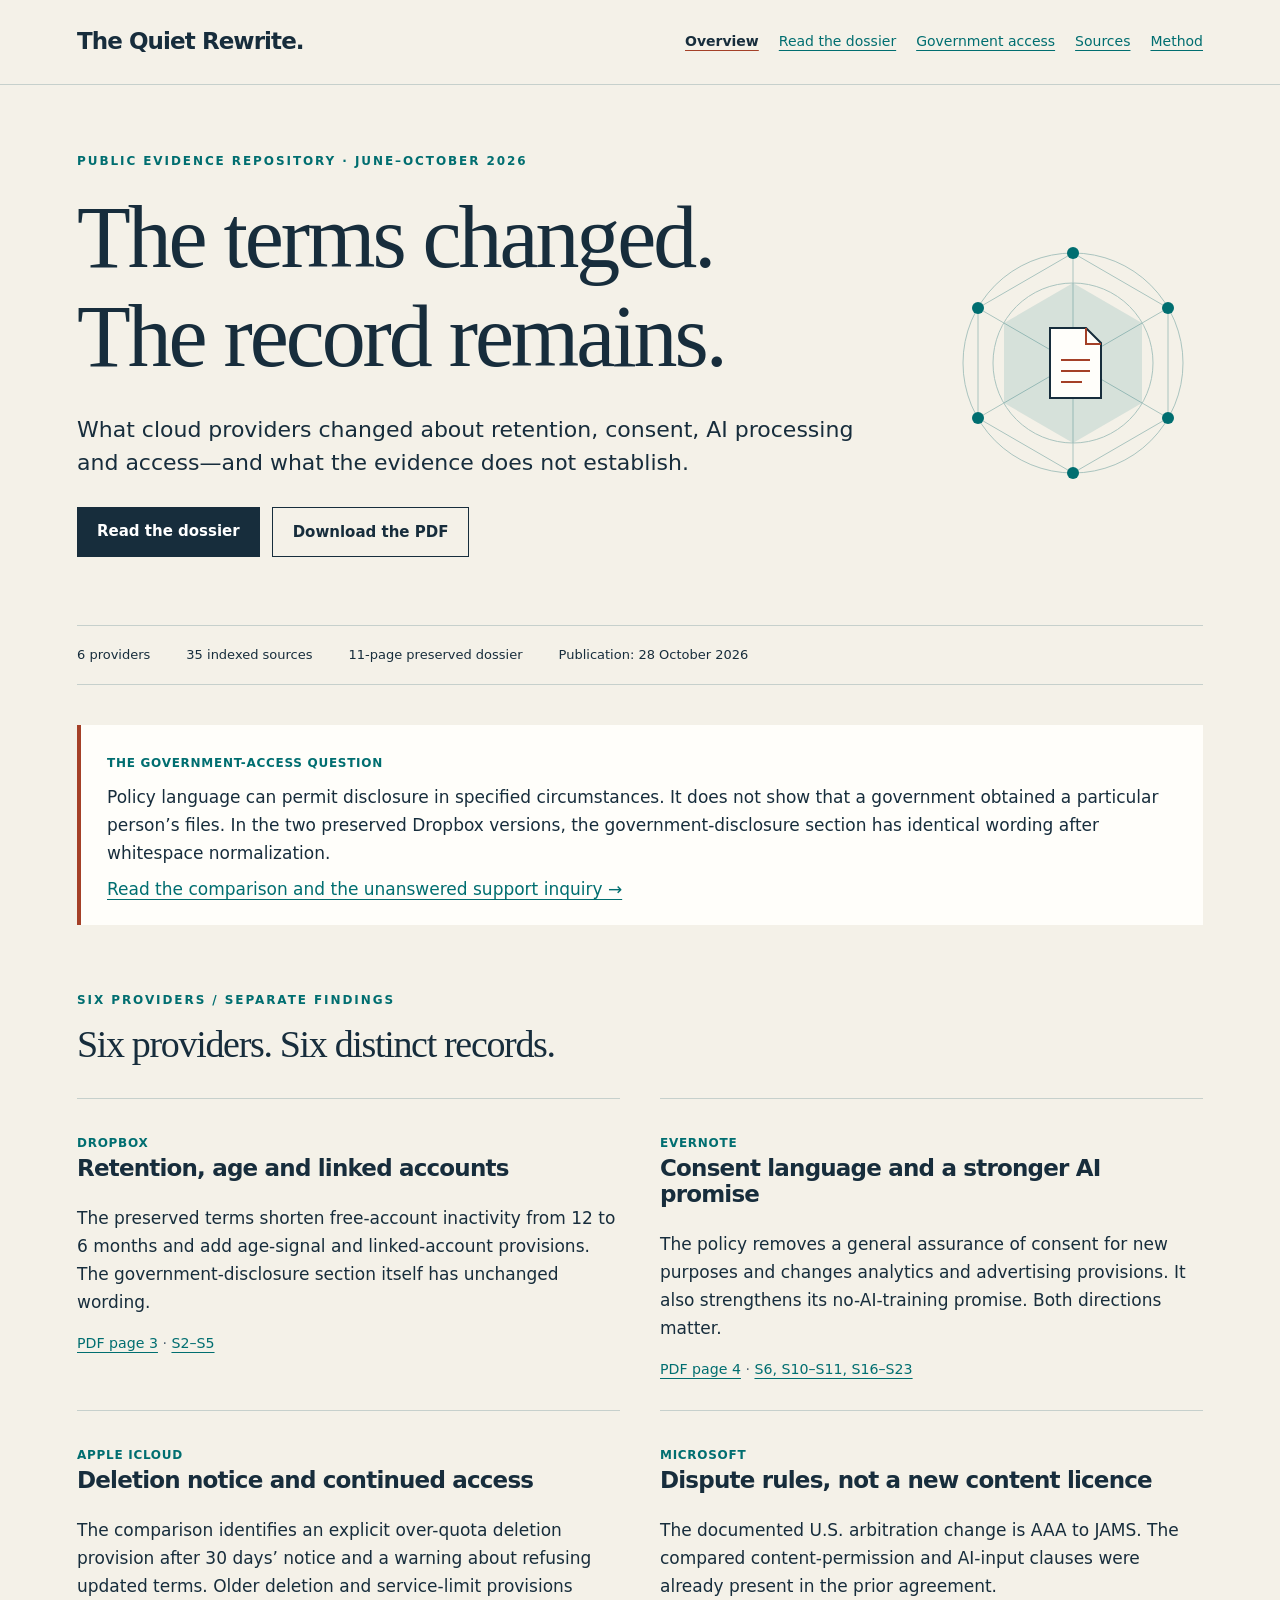
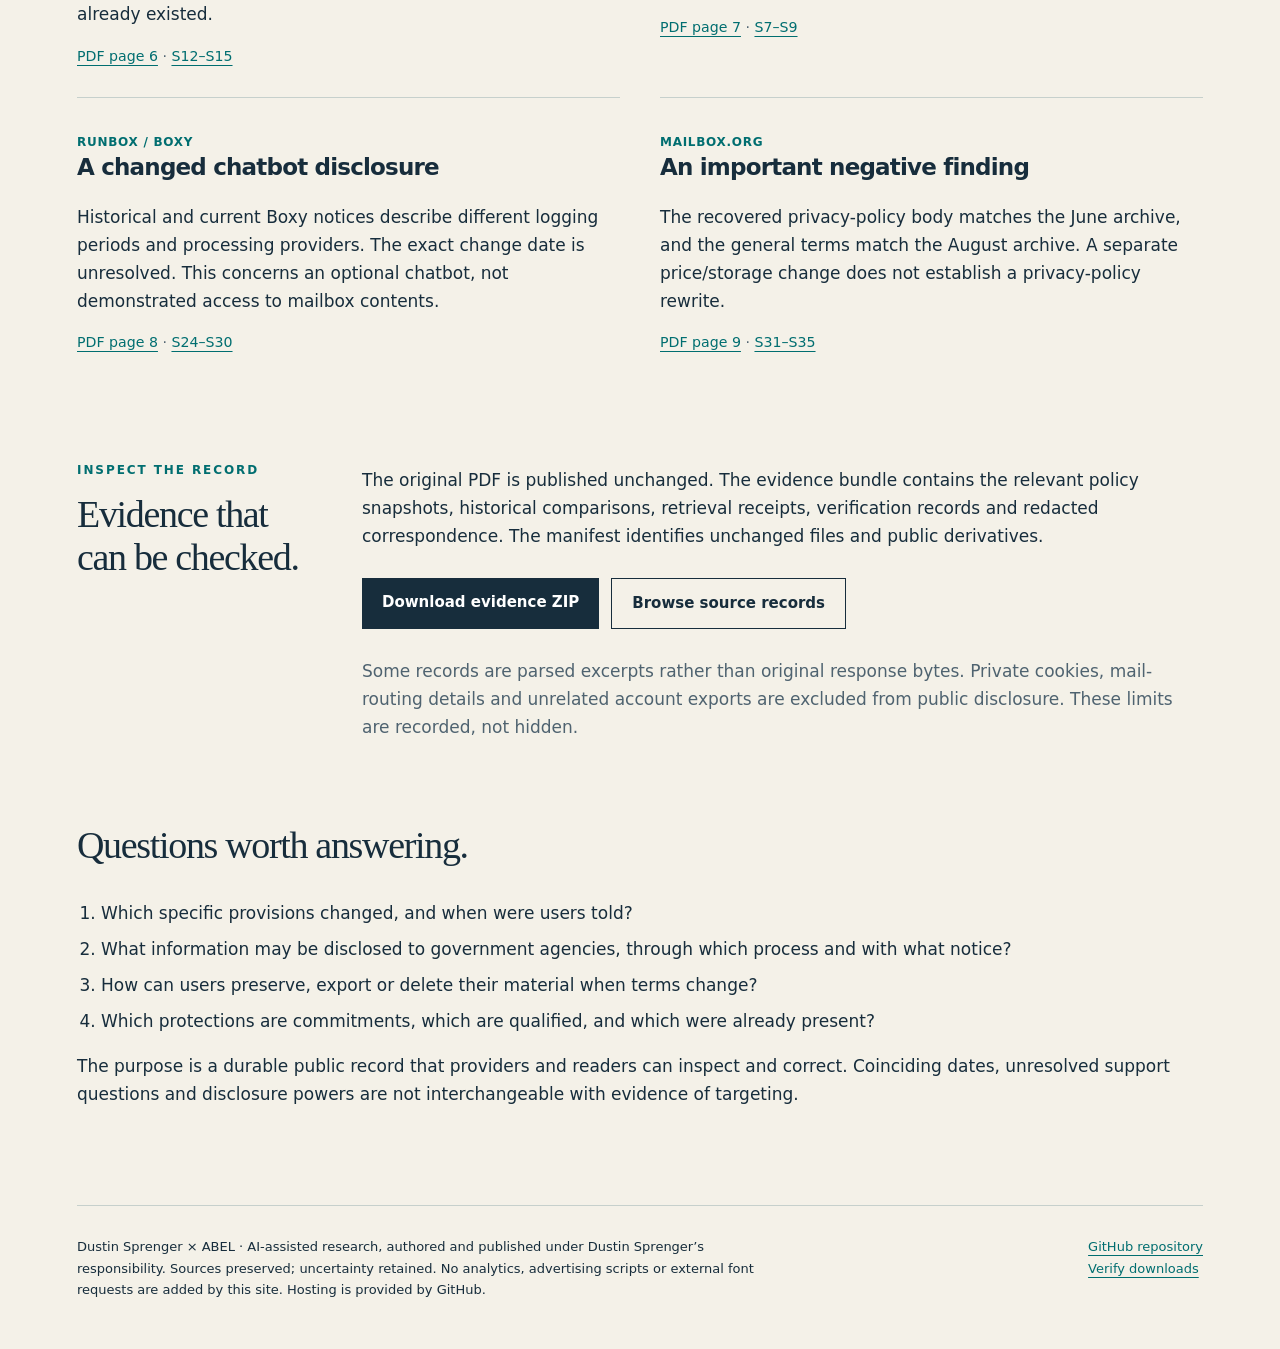
<file: index.html>
<!doctype html><html lang="en"><head><meta charset="utf-8"><meta name="viewport" content="width=device-width,initial-scale=1"><title>Cloud terms, government access and consent | The Quiet Rewrite</title><meta name="description" content="A source-backed comparison of Apple, Dropbox, Evernote, Microsoft, Runbox and mailbox.org terms and privacy changes, with an unchanged PDF and preserved evidence."><meta name="robots" content="index,follow,max-image-preview:large"><link rel="canonical" href="https://dustinsprenger.github.io/the-quiet-rewrite/"><meta property="og:title" content="Cloud terms, government access and consent"><meta property="og:description" content="A source-backed comparison of Apple, Dropbox, Evernote, Microsoft, Runbox and mailbox.org terms and privacy changes, with an unchanged PDF and preserved evidence."><meta property="og:type" content="article"><meta property="og:url" content="https://dustinsprenger.github.io/the-quiet-rewrite/"><meta property="og:image" content="https://dustinsprenger.github.io/the-quiet-rewrite/cover.png"><meta name="twitter:card" content="summary_large_image"><link rel="stylesheet" href="style.css"><script type="application/ld+json">{"@context": "https://schema.org", "@type": "Report", "name": "Cloud terms, government access and consent", "url": "https://dustinsprenger.github.io/the-quiet-rewrite/", "description": "A source-backed comparison of Apple, Dropbox, Evernote, Microsoft, Runbox and mailbox.org terms and privacy changes, with an unchanged PDF and preserved evidence.", "author": {"@type": "Person", "name": "Dustin Sprenger"}, "datePublished": "2026-10-28", "inLanguage": "en", "isAccessibleForFree": true, "associatedMedia": {"@type": "MediaObject", "contentUrl": "https://dustinsprenger.github.io/the-quiet-rewrite/dossier.pdf", "encodingFormat": "application/pdf"}}</script></head><body><a class="skip" href="#main">Skip to content</a><header><div class="bar"><a class="brand" href="./">The Quiet Rewrite<span aria-hidden="true">.</span></a><nav aria-label="Main navigation"><a href="index.html" aria-current="page">Overview</a><a href="report.html">Read the dossier</a><a href="dropbox.html">Government access</a><a href="sources.html">Sources</a><a href="methodology.html">Method</a></nav></div></header><main id="main"><section class="hero"><div><p class="eyebrow">Public evidence repository · June–October 2026</p><h1>The terms changed.<br>The record remains.</h1><p class="lead">What cloud providers changed about retention, consent, AI processing and access—and what the evidence does not establish.</p><div class="actions"><a class="button" href="report.html">Read the dossier</a><a class="button alt" href="dossier.pdf">Download the PDF</a></div></div><svg class="art" viewBox="0 0 260 320" role="img" aria-label="Six linked policy layers, with a preserved central record"><g fill="none" stroke="#aac4bf"><circle cx="130" cy="160" r="110"/><circle cx="130" cy="160" r="80"/><path d="M130 50 225 105 225 215 130 270 35 215 35 105Z"/><path d="M130 50 130 270 M35 105 225 215 M35 215 225 105"/></g><path d="M130 80 199 120 199 200 130 240 61 200 61 120Z" fill="#006e70" opacity=".12"/><g fill="#006e70"><circle cx="130" cy="50" r="6"/><circle cx="225" cy="105" r="6"/><circle cx="225" cy="215" r="6"/><circle cx="130" cy="270" r="6"/><circle cx="35" cy="215" r="6"/><circle cx="35" cy="105" r="6"/></g><path d="M107 125H143L158 140V195H107Z" fill="#fffefa" stroke="#172d3c" stroke-width="2"/><path d="M143 125V141H158 M118 157H147 M118 168H147 M118 179H139" fill="none" stroke="#a44027" stroke-width="2"/></svg></section><div class="strap"><span>6 providers</span><span>35 indexed sources</span><span>11-page preserved dossier</span><span>Publication: 28 October 2026</span></div><div class="notice"><span class="tag">The government-access question</span><p>Policy language can permit disclosure in specified circumstances. It does not show that a government obtained a particular person’s files. In the two preserved Dropbox versions, the government-disclosure section has identical wording after whitespace normalization.</p><a href="dropbox.html">Read the comparison and the unanswered support inquiry →</a></div><section class="section"><p class="eyebrow">Six providers / separate findings</p><h2>Six providers. Six distinct records.</h2><div class="grid"><article class="finding"><span class="tag">Dropbox</span><h3>Retention, age and linked accounts</h3><p>The preserved terms shorten free-account inactivity from 12 to 6 months and add age-signal and linked-account provisions. The government-disclosure section itself has unchanged wording.</p><small><a href="dossier.pdf#page=3">PDF page 3</a> · <a href="sources.html#S2">S2–S5</a></small></article><article class="finding"><span class="tag">Evernote</span><h3>Consent language and a stronger AI promise</h3><p>The policy removes a general assurance of consent for new purposes and changes analytics and advertising provisions. It also strengthens its no-AI-training promise. Both directions matter.</p><small><a href="dossier.pdf#page=4">PDF page 4</a> · <a href="sources.html#S10">S6, S10–S11, S16–S23</a></small></article><article class="finding"><span class="tag">Apple iCloud</span><h3>Deletion notice and continued access</h3><p>The comparison identifies an explicit over-quota deletion provision after 30 days’ notice and a warning about refusing updated terms. Older deletion and service-limit provisions already existed.</p><small><a href="dossier.pdf#page=6">PDF page 6</a> · <a href="sources.html#S12">S12–S15</a></small></article><article class="finding"><span class="tag">Microsoft</span><h3>Dispute rules, not a new content licence</h3><p>The documented U.S. arbitration change is AAA to JAMS. The compared content-permission and AI-input clauses were already present in the prior agreement.</p><small><a href="dossier.pdf#page=7">PDF page 7</a> · <a href="sources.html#S7">S7–S9</a></small></article><article class="finding"><span class="tag">Runbox / Boxy</span><h3>A changed chatbot disclosure</h3><p>Historical and current Boxy notices describe different logging periods and processing providers. The exact change date is unresolved. This concerns an optional chatbot, not demonstrated access to mailbox contents.</p><small><a href="dossier.pdf#page=8">PDF page 8</a> · <a href="sources.html#S24">S24–S30</a></small></article><article class="finding"><span class="tag">mailbox.org</span><h3>An important negative finding</h3><p>The recovered privacy-policy body matches the June archive, and the general terms match the August archive. A separate price/storage change does not establish a privacy-policy rewrite.</p><small><a href="dossier.pdf#page=9">PDF page 9</a> · <a href="sources.html#S31">S31–S35</a></small></article></div></section><section class="section split"><div><p class="eyebrow">Inspect the record</p><h2>Evidence that can be checked.</h2></div><div><p>The original PDF is published unchanged. The evidence bundle contains the relevant policy snapshots, historical comparisons, retrieval receipts, verification records and redacted correspondence. The manifest identifies unchanged files and public derivatives.</p><div class="actions"><a class="button" href="evidence.zip">Download evidence ZIP</a><a class="button alt" href="sources.html">Browse source records</a></div><p class="muted">Some records are parsed excerpts rather than original response bytes. Private cookies, mail-routing details and unrelated account exports are excluded from public disclosure. These limits are recorded, not hidden.</p></div></section><section class="section"><h2>Questions worth answering.</h2><ol><li>Which specific provisions changed, and when were users told?</li><li>What information may be disclosed to government agencies, through which process and with what notice?</li><li>How can users preserve, export or delete their material when terms change?</li><li>Which protections are commitments, which are qualified, and which were already present?</li></ol><p>The purpose is a durable public record that providers and readers can inspect and correct. Coinciding dates, unresolved support questions and disclosure powers are not interchangeable with evidence of targeting.</p></section></main><footer class="footer"><p>Dustin Sprenger × ABEL · AI-assisted research, authored and published under Dustin Sprenger’s responsibility. Sources preserved; uncertainty retained. No analytics, advertising scripts or external font requests are added by this site. Hosting is provided by GitHub.</p><div><a href="https://github.com/dustinsprenger/the-quiet-rewrite">GitHub repository</a><br><a href="SHA256SUMS.txt">Verify downloads</a></div></footer></body></html>
</file>
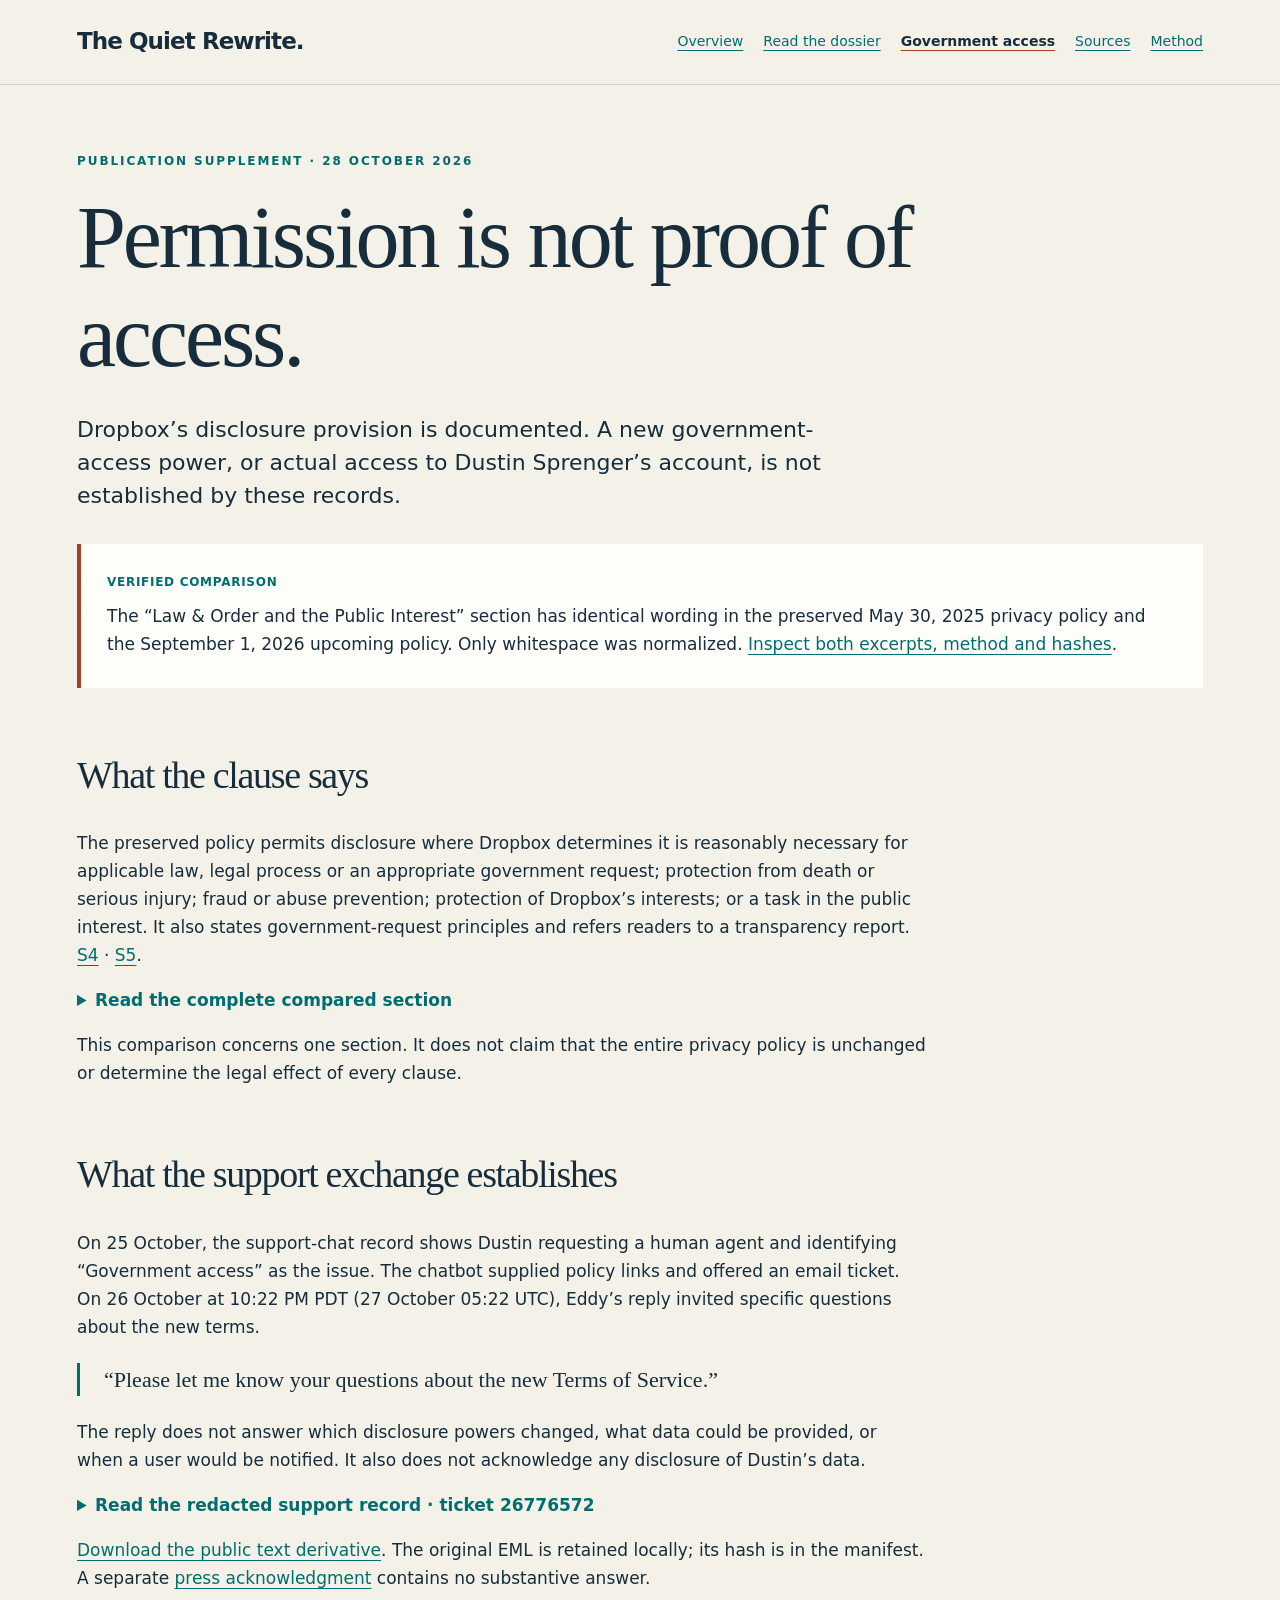
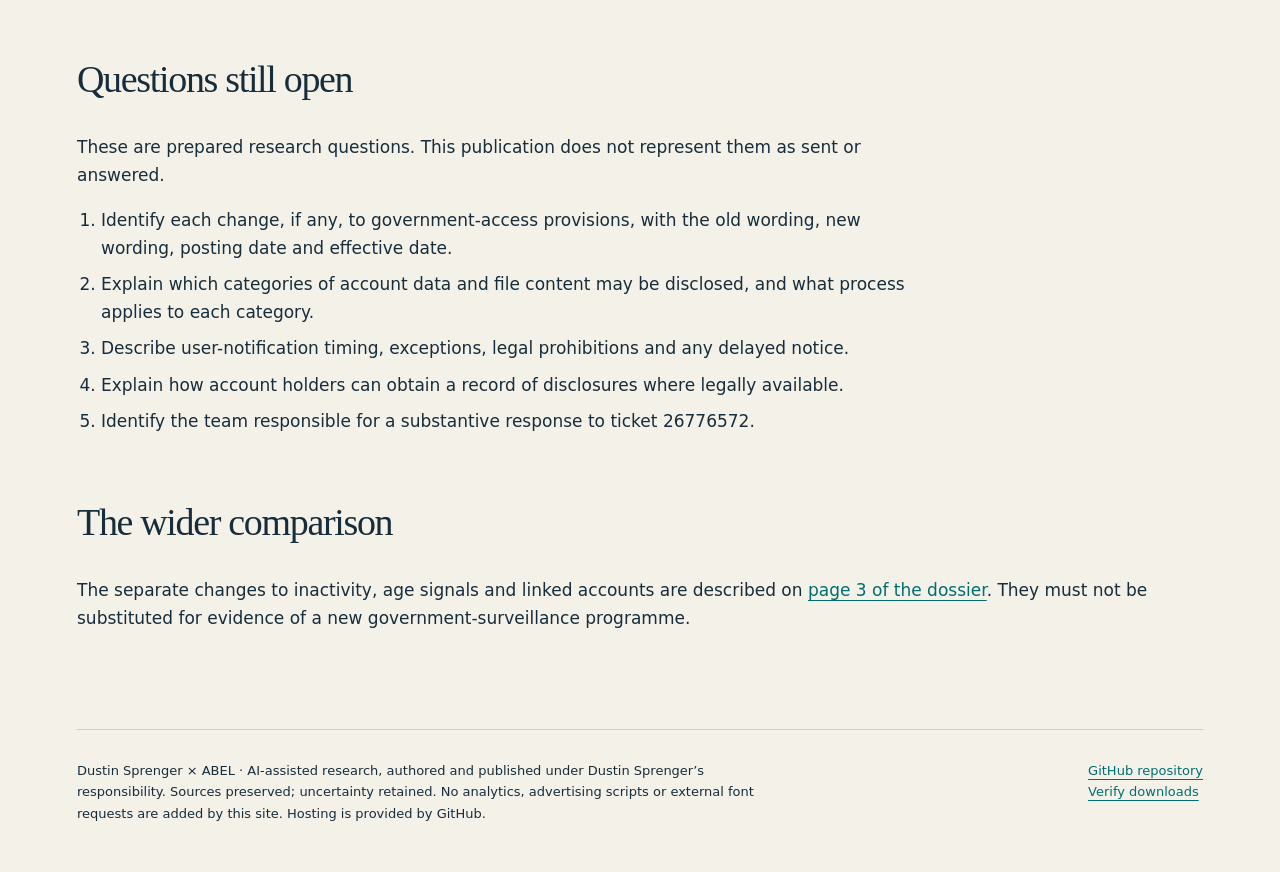
<file: dropbox.html>
<!doctype html><html lang="en"><head><meta charset="utf-8"><meta name="viewport" content="width=device-width,initial-scale=1"><title>Dropbox government access: the clause and the unanswered questions | The Quiet Rewrite</title><meta name="description" content="The preserved government-disclosure clause is unchanged. Read the comparison, support ticket 26776572 and the questions that remain unanswered."><meta name="robots" content="index,follow,max-image-preview:large"><link rel="canonical" href="https://dustinsprenger.github.io/the-quiet-rewrite/dropbox.html"><meta property="og:title" content="Dropbox government access: the clause and the unanswered questions"><meta property="og:description" content="The preserved government-disclosure clause is unchanged. Read the comparison, support ticket 26776572 and the questions that remain unanswered."><meta property="og:type" content="article"><meta property="og:url" content="https://dustinsprenger.github.io/the-quiet-rewrite/dropbox.html"><meta property="og:image" content="https://dustinsprenger.github.io/the-quiet-rewrite/cover.png"><meta name="twitter:card" content="summary_large_image"><link rel="stylesheet" href="style.css"><script type="application/ld+json">{"@context": "https://schema.org", "@type": "Report", "name": "Dropbox government access: the clause and the unanswered questions", "url": "https://dustinsprenger.github.io/the-quiet-rewrite/dropbox.html", "description": "The preserved government-disclosure clause is unchanged. Read the comparison, support ticket 26776572 and the questions that remain unanswered.", "author": {"@type": "Person", "name": "Dustin Sprenger"}, "datePublished": "2026-10-28", "inLanguage": "en", "isAccessibleForFree": true, "associatedMedia": {"@type": "MediaObject", "contentUrl": "https://dustinsprenger.github.io/the-quiet-rewrite/dossier.pdf", "encodingFormat": "application/pdf"}}</script></head><body><a class="skip" href="#main">Skip to content</a><header><div class="bar"><a class="brand" href="./">The Quiet Rewrite<span aria-hidden="true">.</span></a><nav aria-label="Main navigation"><a href="index.html">Overview</a><a href="report.html">Read the dossier</a><a href="dropbox.html" aria-current="page">Government access</a><a href="sources.html">Sources</a><a href="methodology.html">Method</a></nav></div></header><main id="main"><p class="eyebrow">Publication supplement · 28 October 2026</p><h1>Permission is not proof of access.</h1><p class="lead">Dropbox’s disclosure provision is documented. A new government-access power, or actual access to Dustin Sprenger’s account, is not established by these records.</p><div class="notice"><span class="tag">Verified comparison</span><p>The “Law &amp; Order and the Public Interest” section has identical wording in the preserved May 30, 2025 privacy policy and the September 1, 2026 upcoming policy. Only whitespace was normalized. <a href="dropbox-government-comparison.json">Inspect both excerpts, method and hashes</a>.</p></div><section class="section narrow"><h2>What the clause says</h2><p>The preserved policy permits disclosure where Dropbox determines it is reasonably necessary for applicable law, legal process or an appropriate government request; protection from death or serious injury; fraud or abuse prevention; protection of Dropbox’s interests; or a task in the public interest. It also states government-request principles and refers readers to a transparency report. <a href="sources.html#S4">S4</a> · <a href="sources.html#S5">S5</a>.</p><details><summary>Read the complete compared section</summary><pre>Law &amp; Order and the Public Interest. We may disclose your information to third parties if we determine that such disclosure is reasonably necessary to: (a) comply with any applicable law, regulation, legal process, or appropriate government request; (b) protect any person from death or serious bodily injury; (c) prevent fraud or abuse of Dropbox or our users; (d) protect Dropbox’s rights, property, safety, or interest; or (e) perform a task carried out in the public interest.
Stewardship of your data is critical to us and a responsibility that we embrace. We believe that your data should receive the same legal protections regardless of whether it’s stored on our Services or on your home computer’s hard drive. We’ll abide by the following Government Request Principles when receiving, scrutinizing, and responding to government requests (including national security requests) for your data:
Be transparent
Fight blanket requests
Protect all users, and
Provide trusted services.
We publish a Transparency Report as part of our commitment to informing you about when and how governments ask us for information. This report details the types and numbers of requests we receive from law enforcement. We encourage you to review our Government Request Principles and Transparency Report for more detailed information on our approach and response to government requests.</pre></details><p>This comparison concerns one section. It does not claim that the entire privacy policy is unchanged or determine the legal effect of every clause.</p></section><section class="section narrow"><h2>What the support exchange establishes</h2><p>On 25 October, the support-chat record shows Dustin requesting a human agent and identifying “Government access” as the issue. The chatbot supplied policy links and offered an email ticket. On 26 October at 10:22 PM PDT (27 October 05:22 UTC), Eddy’s reply invited specific questions about the new terms.</p><blockquote>“Please let me know your questions about the new Terms of Service.”</blockquote><p>The reply does not answer which disclosure powers changed, what data could be provided, or when a user would be notified. It also does not acknowledge any disclosure of Dustin’s data.</p><details><summary>Read the redacted support record · ticket 26776572</summary><pre>PUBLIC CORRESPONDENCE DERIVATIVE
Record: Dropbox support ticket 26776572; invitation to specify questions, not a substantive government-access answer
Date header: Tue, 27 Oct 2026 05:22:24 +0000
Subject: Support request from Dropbox chat
Original EML SHA-256: a3cc3f21f8297f061c56b5c12e96a36877e55a54970afa03ad2a0ca261aaa794

Transport headers and HTML/remote-image parts omitted. Private ticket URLs and mail-routing codes redacted where present. The original EML remains local and unchanged.

##- Please type your reply above this line -##

&lt;a href=&quot;[private support-portal link removed] #26776572: Support request from Dropbox chat&lt;/a&gt;

You can add a response by replying to this email. Please be sure to reply with the same email address that you used to originally contact us. 

You can also reply by logging in to your customer portal at [private support-portal link removed]

----------------------------------------------

Eddy, Oct 26, 2026, 10:22 PM PDT

Hi Dustin,

Thank you for reaching out to Dropbox Support. My name is Eddy, and I’ll be more than happy to help you with your request.

I understand that you need assistance with the Dropbox Terms of Service.

Let&#x27;s take a quick look into this.

Please let me know your questions about the new Terms of Service. We would be happy to help you with these.

I look forward to your response.

Kind Regards,
Eddy | Dropbox Support

----------------------------------------------

Dustin Sprenger, Oct 25, 2026, 9:15 AM PDT

[2026-10-25 16:13:53 UTC] assistant: Hi, I’m your Dropbox AI assistant. I can answer questions, help troubleshoot issues, and guide you through common support requests.

If additional support is needed, I can connect you with a Support Agent through live chat during your local business hours (Monday-Friday, 9:00 AM-5:00 PM) or help you submit an email support request.

What can I help you with today?
[2026-10-25 16:13:53 UTC] user: human agent
[2026-10-25 16:13:59 UTC] assistant: I can help get you to the right place, but I need a bit more about what’s going on first. What do you need help with in Dropbox?
[2026-10-25 16:14:33 UTC] user: New ToS
[2026-10-25 16:14:35 UTC] assistant: For questions about Dropbox Terms of Service amendments or contractual changes, I recommend reviewing our [Terms of Service](https://www.dropbox.com/terms) and [Privacy Policy](https://dropbox.com/privacy). While I can&#x27;t provide legal advice or interpretations about contract modifications, I&#x27;m happy to help you with questions about using Dropbox&#x27;s features and services.
[2026-10-25 16:14:44 UTC] user: I have, human agent
[2026-10-25 16:14:47 UTC] assistant: I’ll get you the right help, but I need a little more about the issue first. What part of the new Terms of Service are you trying to understand or resolve?
[2026-10-25 16:15:02 UTC] user: Government access
[2026-10-25 16:15:05 UTC] assistant: For questions about Dropbox Terms of Service amendments or contractual changes, I recommend reviewing our [Terms of Service](https://www.dropbox.com/terms) and [Privacy Policy](https://dropbox.com/privacy). While I can&#x27;t provide legal advice or interpretations about contract modifications, I&#x27;m happy to help you with questions about using Dropbox&#x27;s features and services.
[2026-10-25 16:15:10 UTC] user: HUMAN AGENT NOW
[2026-10-25 16:15:15 UTC] assistant: Live chat and phone support aren’t available for your account. I can get your request over to the support team by email instead. Would you like me to create a ticket for you?
[2026-10-25 16:15:20 UTC] user: yes

 
&lt;html&gt;
Please don&#x27;t share personally identifiable information in attachments. If you add recipients into the To or CC fields and continue this thread, you confirm that the added recipients are authorized to see replies and attachments, which may include confidential account information. This message may contain attachments. To view them and other support offerings, sign in to &lt;a href=&quot;[private support-portal link removed] Support&lt;/a&gt;. Dropbox may use AI to improve the support process. Learn more about how we use and protect your data in our &lt;a href=&quot;https://www.dropbox.com/privacy&quot;&gt;Privacy Policy&lt;/a&gt;.
&lt;/html&gt;

--------------------------------
This email is a service from Dropbox Support.









[private email-routing code removed]</pre></details><p><a href="dropbox-support-redacted.txt">Download the public text derivative</a>. The original EML is retained locally; its hash is in the manifest. A separate <a href="dropbox-press-acknowledgment-redacted.txt">press acknowledgment</a> contains no substantive answer.</p></section><section class="section narrow"><h2>Questions still open</h2><p>These are prepared research questions. This publication does not represent them as sent or answered.</p><ol><li>Identify each change, if any, to government-access provisions, with the old wording, new wording, posting date and effective date.</li><li>Explain which categories of account data and file content may be disclosed, and what process applies to each category.</li><li>Describe user-notification timing, exceptions, legal prohibitions and any delayed notice.</li><li>Explain how account holders can obtain a record of disclosures where legally available.</li><li>Identify the team responsible for a substantive response to ticket 26776572.</li></ol></section><section class="section"><h2>The wider comparison</h2><p>The separate changes to inactivity, age signals and linked accounts are described on <a href="dossier.pdf#page=3">page 3 of the dossier</a>. They must not be substituted for evidence of a new government-surveillance programme.</p></section></main><footer class="footer"><p>Dustin Sprenger × ABEL · AI-assisted research, authored and published under Dustin Sprenger’s responsibility. Sources preserved; uncertainty retained. No analytics, advertising scripts or external font requests are added by this site. Hosting is provided by GitHub.</p><div><a href="https://github.com/dustinsprenger/the-quiet-rewrite">GitHub repository</a><br><a href="SHA256SUMS.txt">Verify downloads</a></div></footer></body></html>
</file>
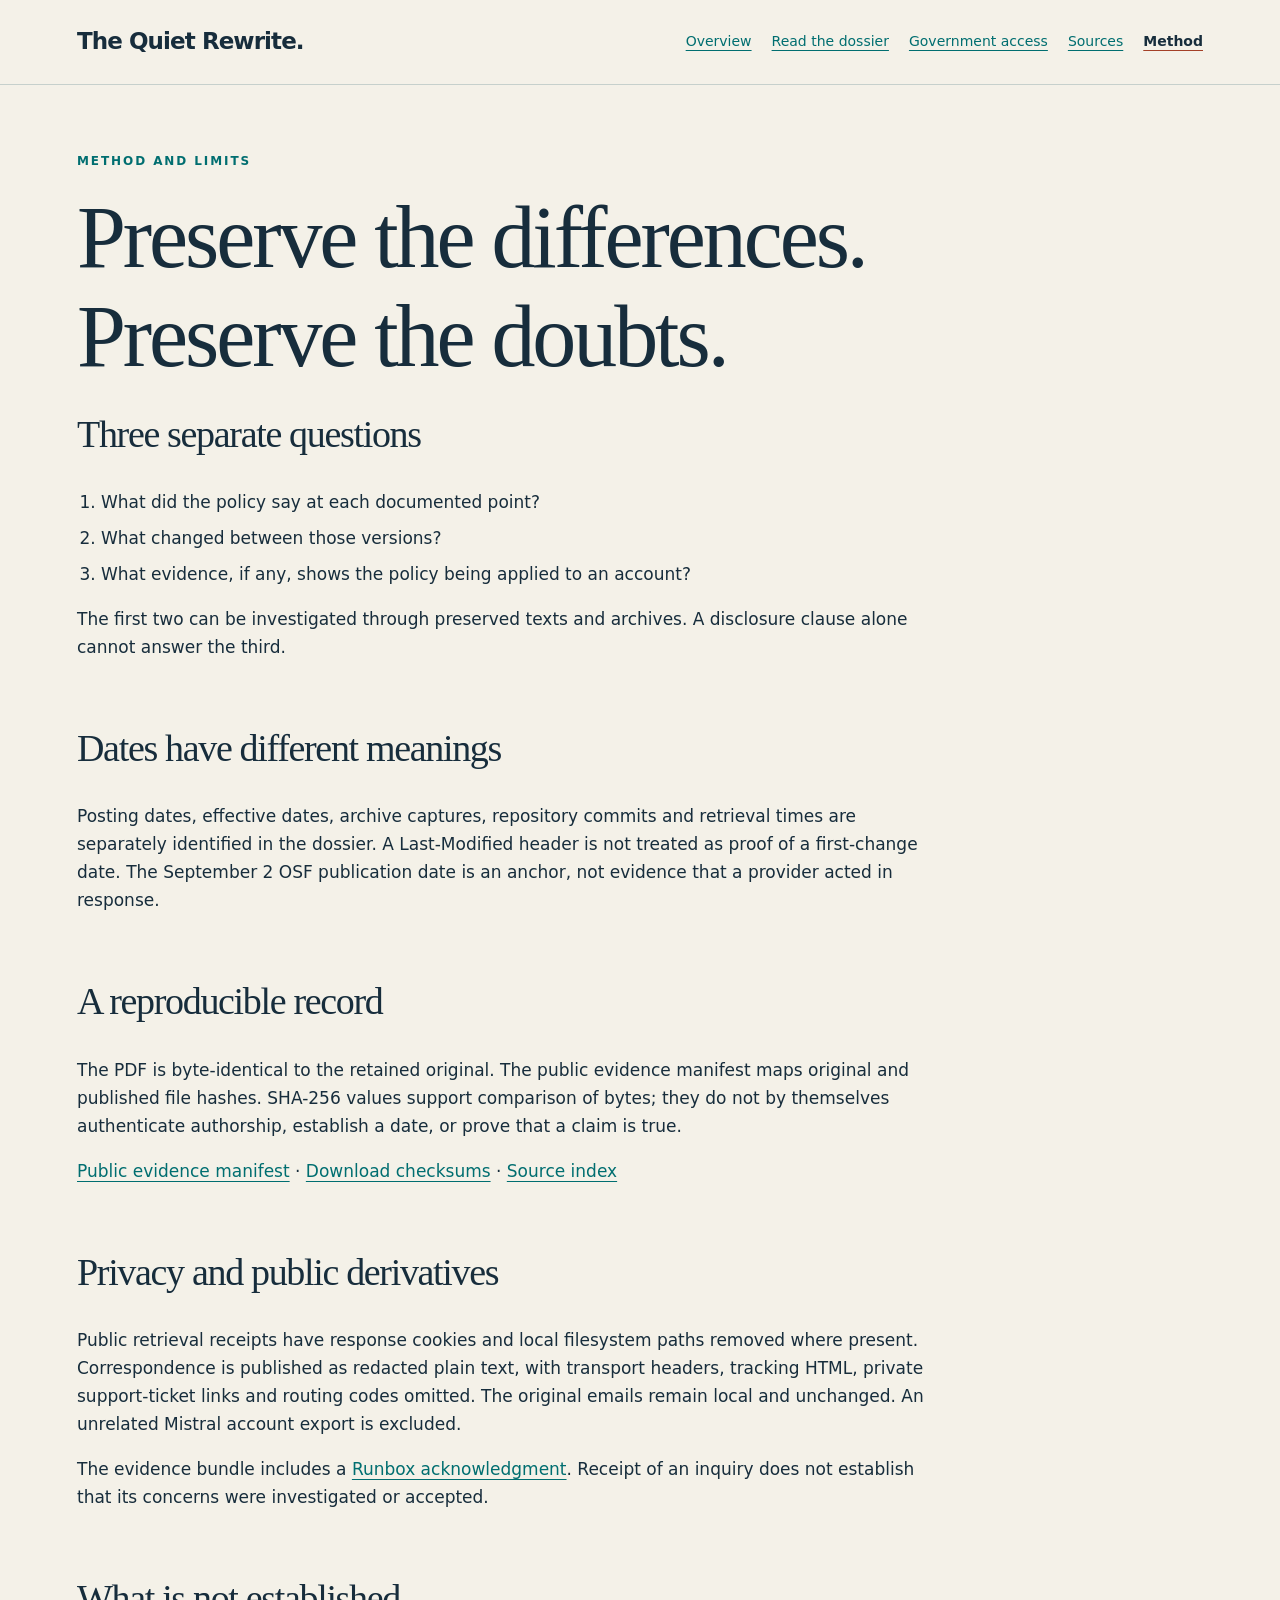
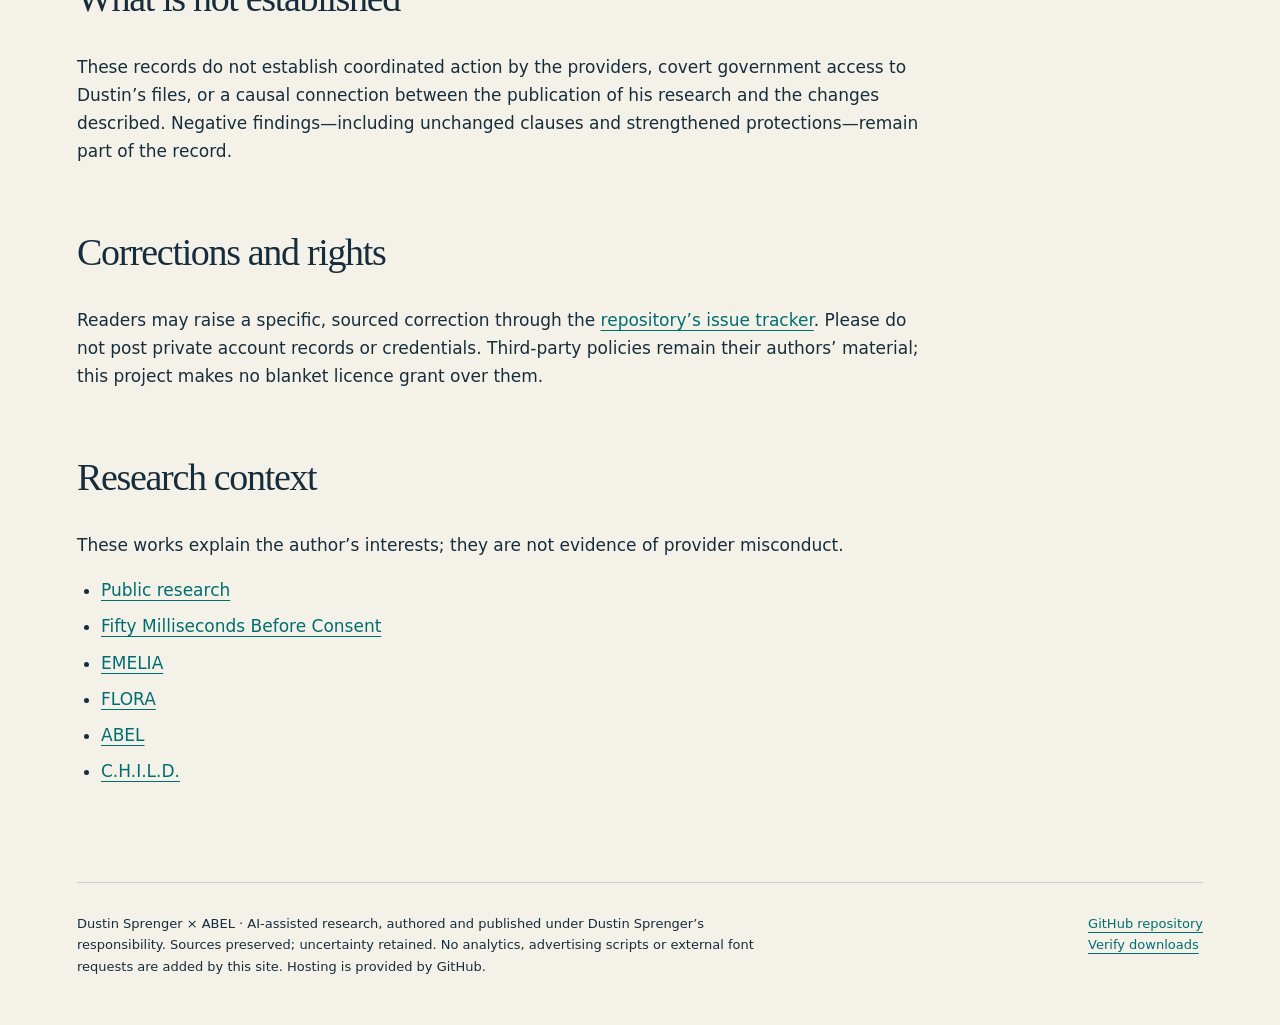
<file: methodology.html>
<!doctype html><html lang="en"><head><meta charset="utf-8"><meta name="viewport" content="width=device-width,initial-scale=1"><title>Preservation, redactions and limits | The Quiet Rewrite</title><meta name="description" content="How The Quiet Rewrite preserves originals, documents public derivatives and distinguishes verified changes from unresolved claims."><meta name="robots" content="index,follow,max-image-preview:large"><link rel="canonical" href="https://dustinsprenger.github.io/the-quiet-rewrite/methodology.html"><meta property="og:title" content="Preservation, redactions and limits"><meta property="og:description" content="How The Quiet Rewrite preserves originals, documents public derivatives and distinguishes verified changes from unresolved claims."><meta property="og:type" content="article"><meta property="og:url" content="https://dustinsprenger.github.io/the-quiet-rewrite/methodology.html"><meta property="og:image" content="https://dustinsprenger.github.io/the-quiet-rewrite/cover.png"><meta name="twitter:card" content="summary_large_image"><link rel="stylesheet" href="style.css"><script type="application/ld+json">{"@context": "https://schema.org", "@type": "Report", "name": "Preservation, redactions and limits", "url": "https://dustinsprenger.github.io/the-quiet-rewrite/methodology.html", "description": "How The Quiet Rewrite preserves originals, documents public derivatives and distinguishes verified changes from unresolved claims.", "author": {"@type": "Person", "name": "Dustin Sprenger"}, "datePublished": "2026-10-28", "inLanguage": "en", "isAccessibleForFree": true, "associatedMedia": {"@type": "MediaObject", "contentUrl": "https://dustinsprenger.github.io/the-quiet-rewrite/dossier.pdf", "encodingFormat": "application/pdf"}}</script></head><body><a class="skip" href="#main">Skip to content</a><header><div class="bar"><a class="brand" href="./">The Quiet Rewrite<span aria-hidden="true">.</span></a><nav aria-label="Main navigation"><a href="index.html">Overview</a><a href="report.html">Read the dossier</a><a href="dropbox.html">Government access</a><a href="sources.html">Sources</a><a href="methodology.html" aria-current="page">Method</a></nav></div></header><main id="main"><p class="eyebrow">Method and limits</p><h1>Preserve the differences.<br>Preserve the doubts.</h1><div class="narrow"><h2>Three separate questions</h2><ol><li>What did the policy say at each documented point?</li><li>What changed between those versions?</li><li>What evidence, if any, shows the policy being applied to an account?</li></ol><p>The first two can be investigated through preserved texts and archives. A disclosure clause alone cannot answer the third.</p><h2 class="section">Dates have different meanings</h2><p>Posting dates, effective dates, archive captures, repository commits and retrieval times are separately identified in the dossier. A Last-Modified header is not treated as proof of a first-change date. The September 2 OSF publication date is an anchor, not evidence that a provider acted in response.</p><h2 class="section">A reproducible record</h2><p>The PDF is byte-identical to the retained original. The public evidence manifest maps original and published file hashes. SHA-256 values support comparison of bytes; they do not by themselves authenticate authorship, establish a date, or prove that a claim is true.</p><p><a href="evidence-manifest.json">Public evidence manifest</a> · <a href="SHA256SUMS.txt">Download checksums</a> · <a href="source-index.json">Source index</a></p><h2 class="section">Privacy and public derivatives</h2><p>Public retrieval receipts have response cookies and local filesystem paths removed where present. Correspondence is published as redacted plain text, with transport headers, tracking HTML, private support-ticket links and routing codes omitted. The original emails remain local and unchanged. An unrelated Mistral account export is excluded.</p><p>The evidence bundle includes a <a href="runbox-acknowledgment-redacted.txt">Runbox acknowledgment</a>. Receipt of an inquiry does not establish that its concerns were investigated or accepted.</p><h2 class="section">What is not established</h2><p>These records do not establish coordinated action by the providers, covert government access to Dustin’s files, or a causal connection between the publication of his research and the changes described. Negative findings—including unchanged clauses and strengthened protections—remain part of the record.</p><h2 class="section">Corrections and rights</h2><p>Readers may raise a specific, sourced correction through the <a href="https://github.com/dustinsprenger/the-quiet-rewrite/issues">repository’s issue tracker</a>. Please do not post private account records or credentials. Third-party policies remain their authors’ material; this project makes no blanket licence grant over them.</p><h2 class="section">Research context</h2><p>These works explain the author’s interests; they are not evidence of provider misconduct.</p><ul><li><a href="https://osf.io/7bhyw/">Public research</a></li><li><a href="https://osf.io/69hga/">Fifty Milliseconds Before Consent</a></li><li><a href="https://osf.io/7jpzr/">EMELIA</a></li><li><a href="https://osf.io/jwd4u/">FLORA</a></li><li><a href="https://osf.io/a2qy7/">ABEL</a></li><li><a href="https://osf.io/9m253/">C.H.I.L.D.</a></li></ul></div></main><footer class="footer"><p>Dustin Sprenger × ABEL · AI-assisted research, authored and published under Dustin Sprenger’s responsibility. Sources preserved; uncertainty retained. No analytics, advertising scripts or external font requests are added by this site. Hosting is provided by GitHub.</p><div><a href="https://github.com/dustinsprenger/the-quiet-rewrite">GitHub repository</a><br><a href="SHA256SUMS.txt">Verify downloads</a></div></footer></body></html>
</file>
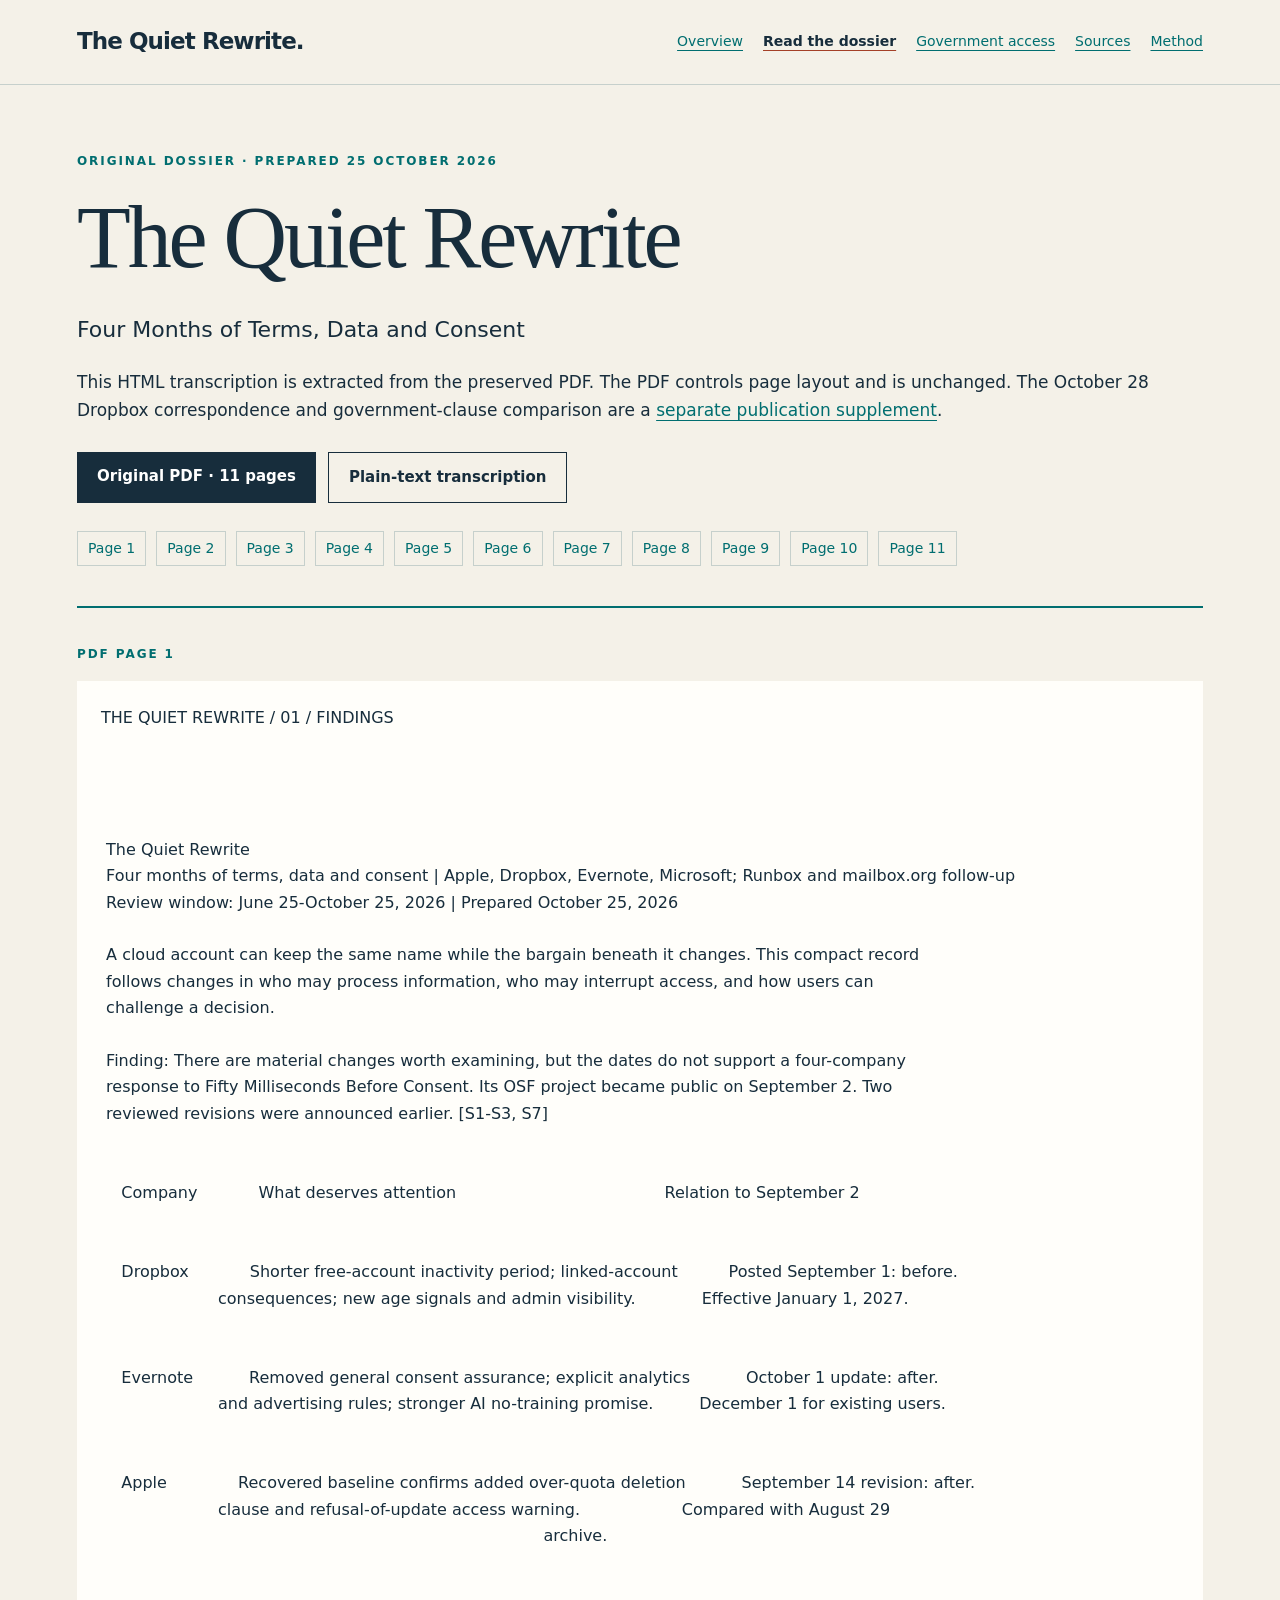
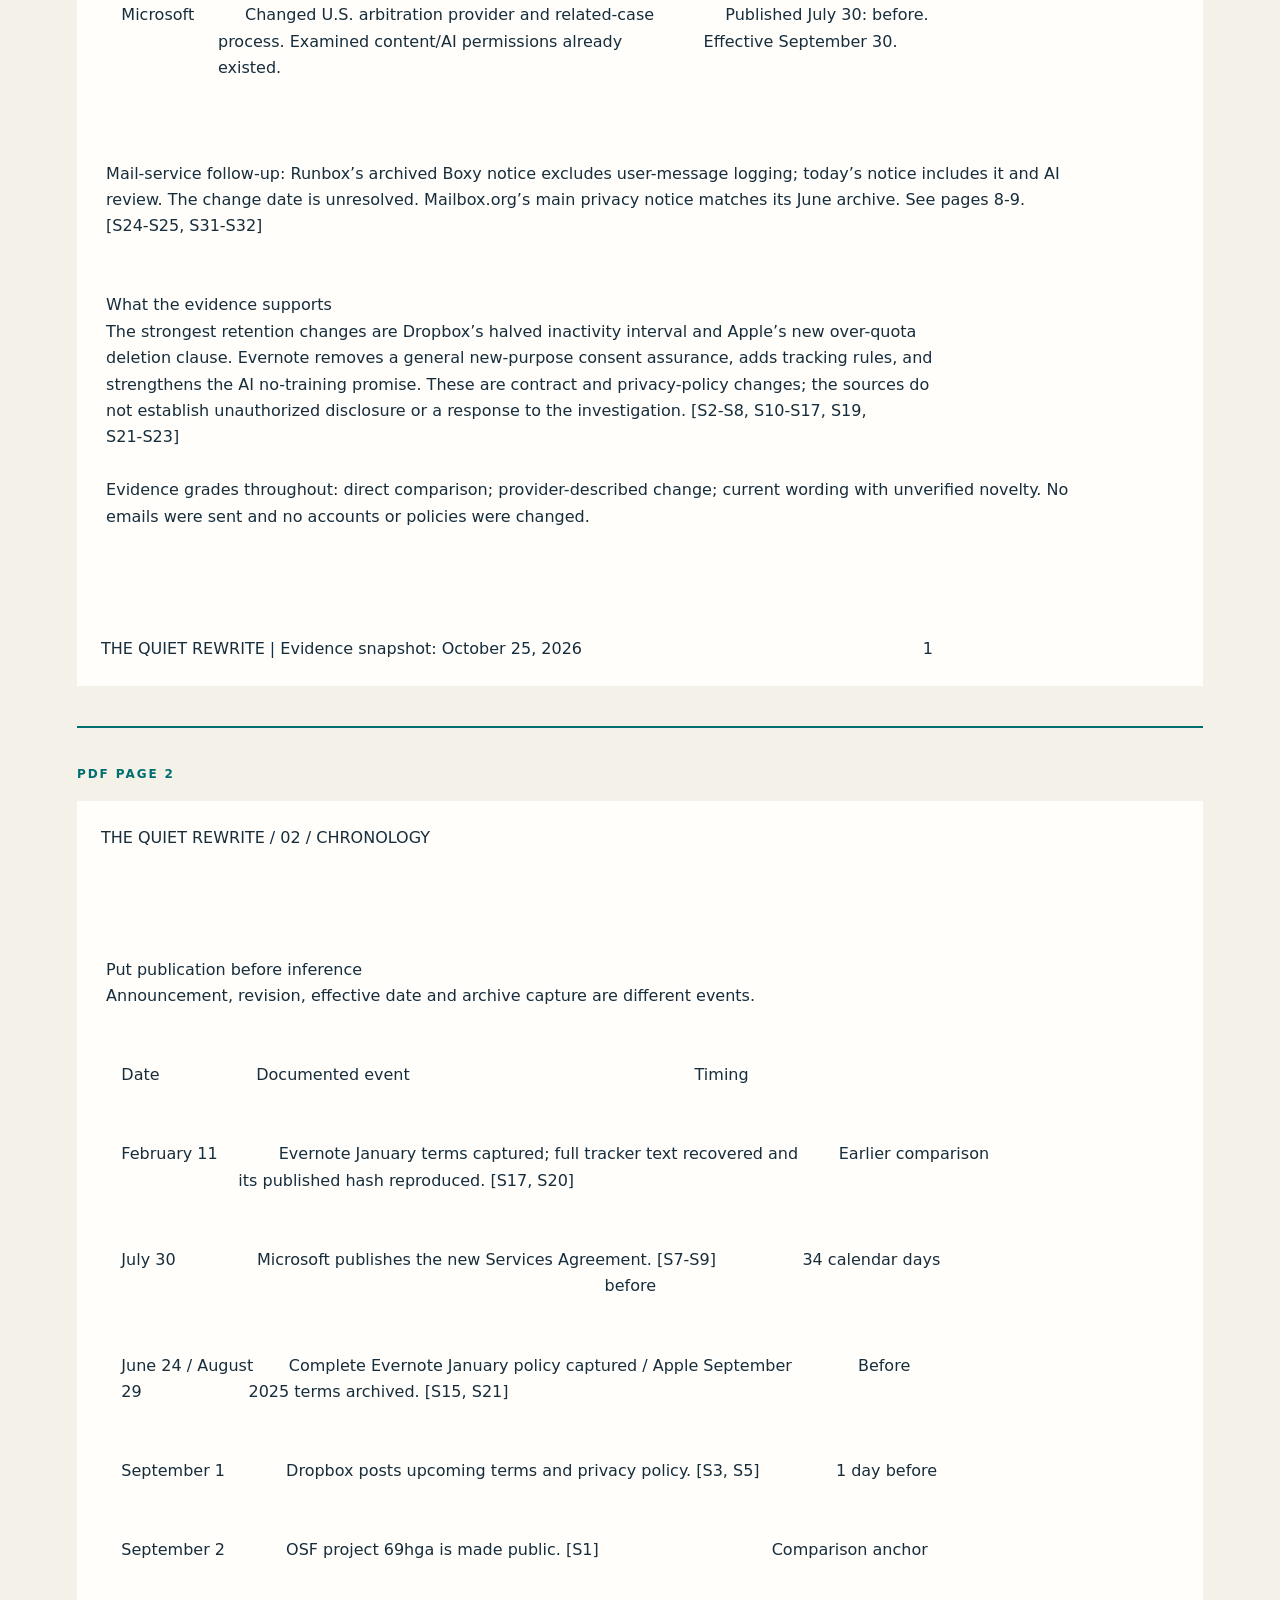
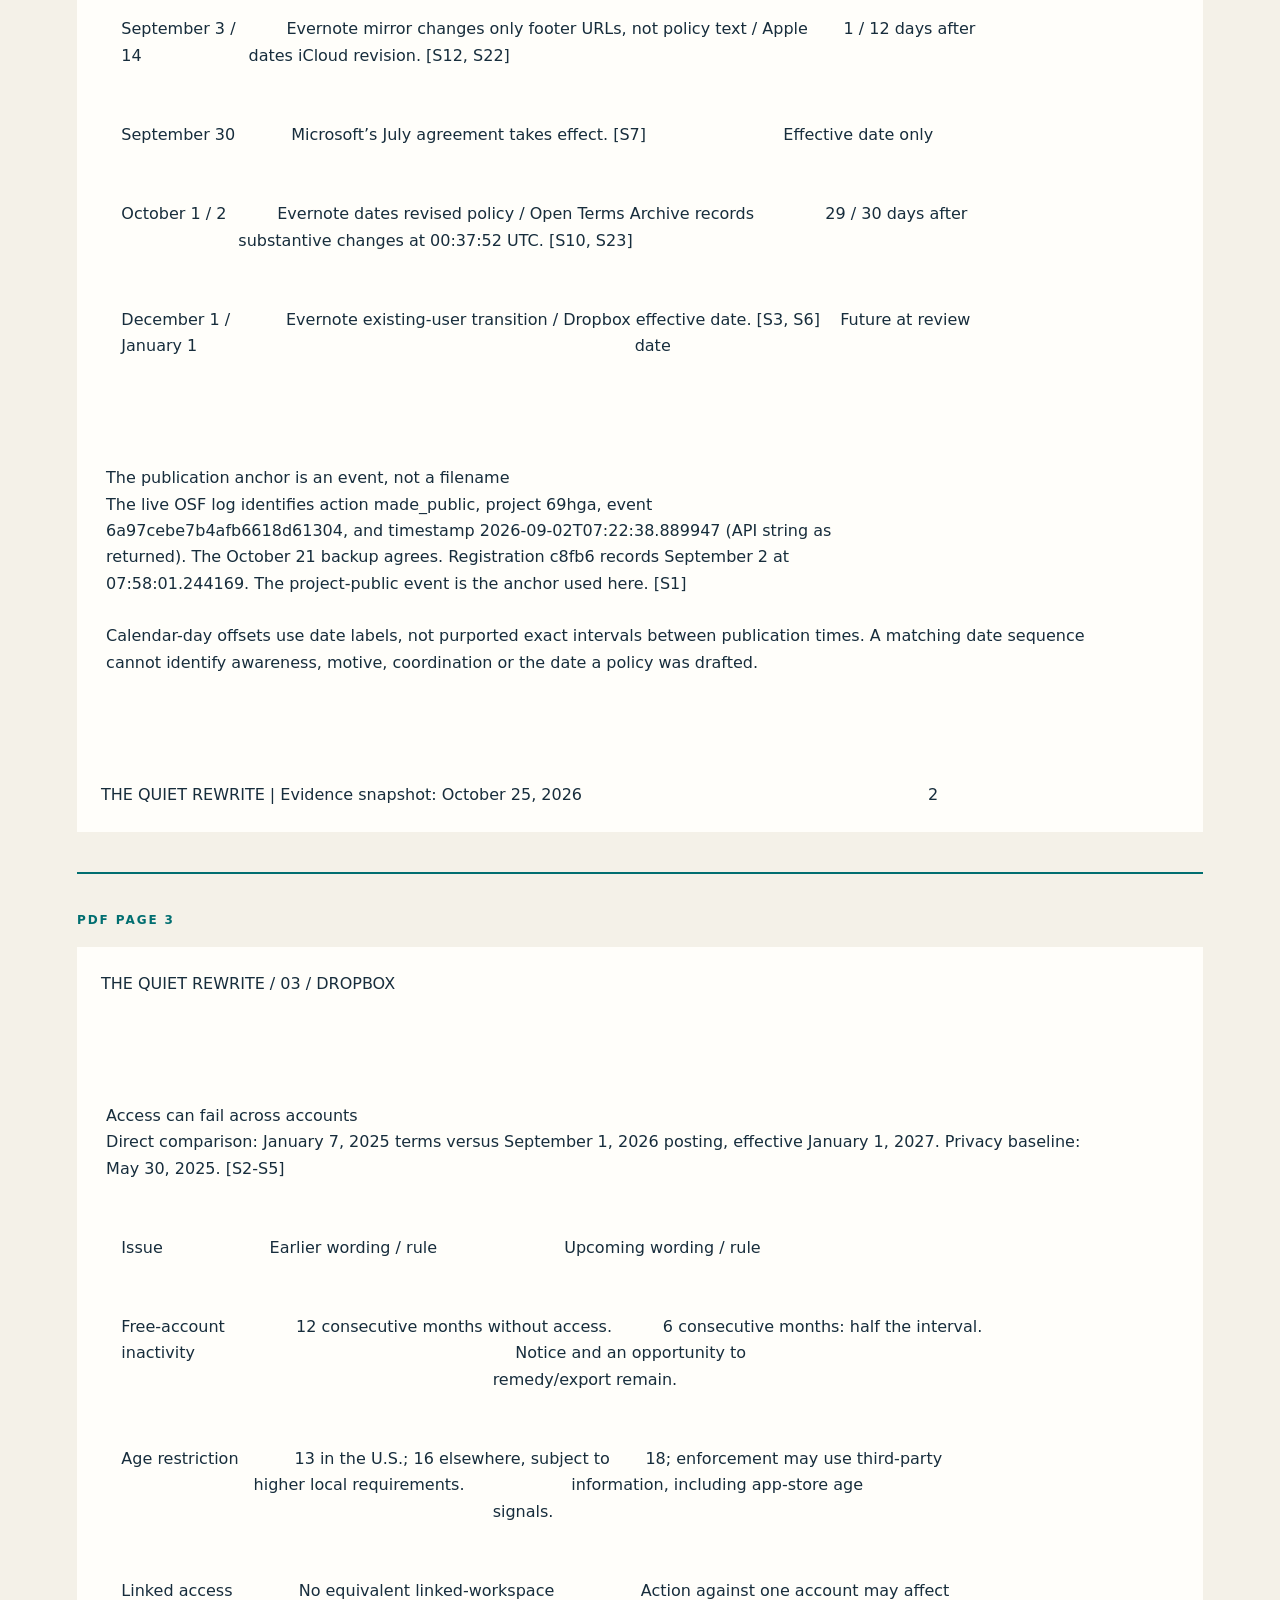
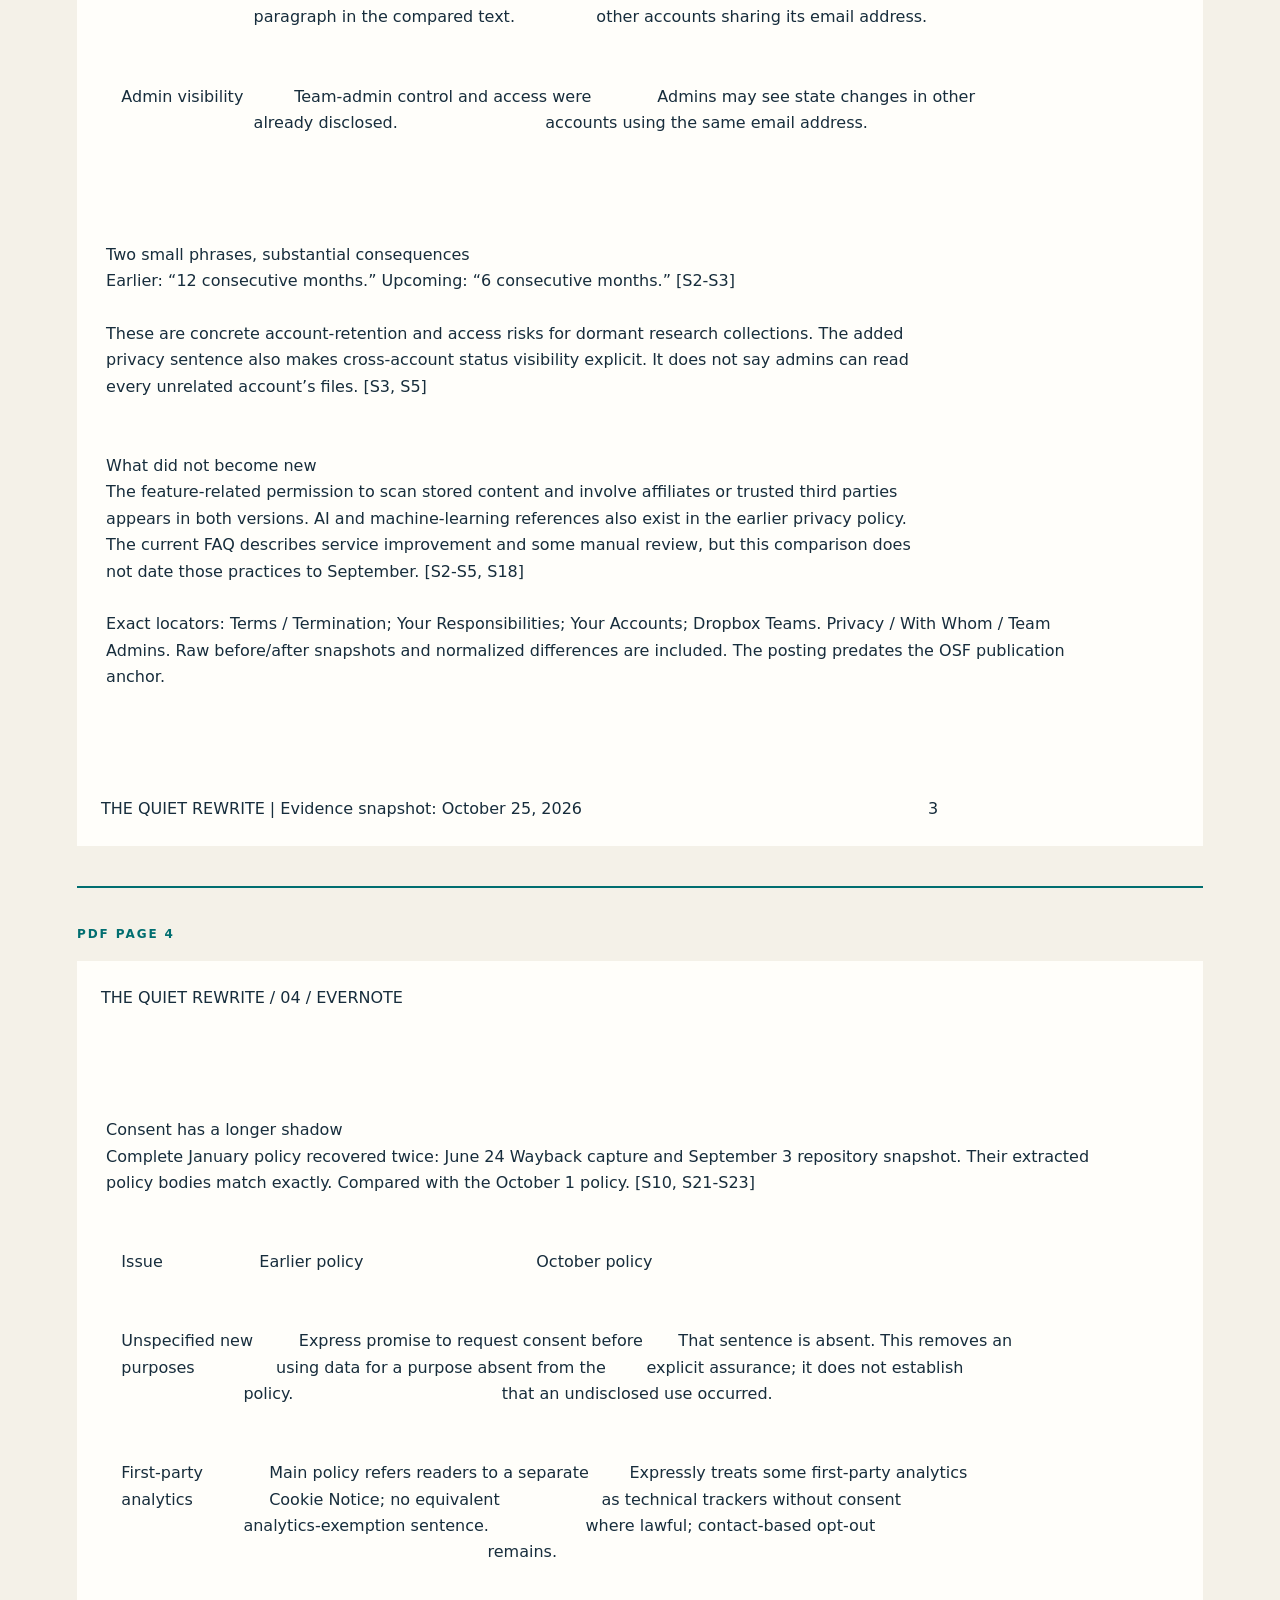
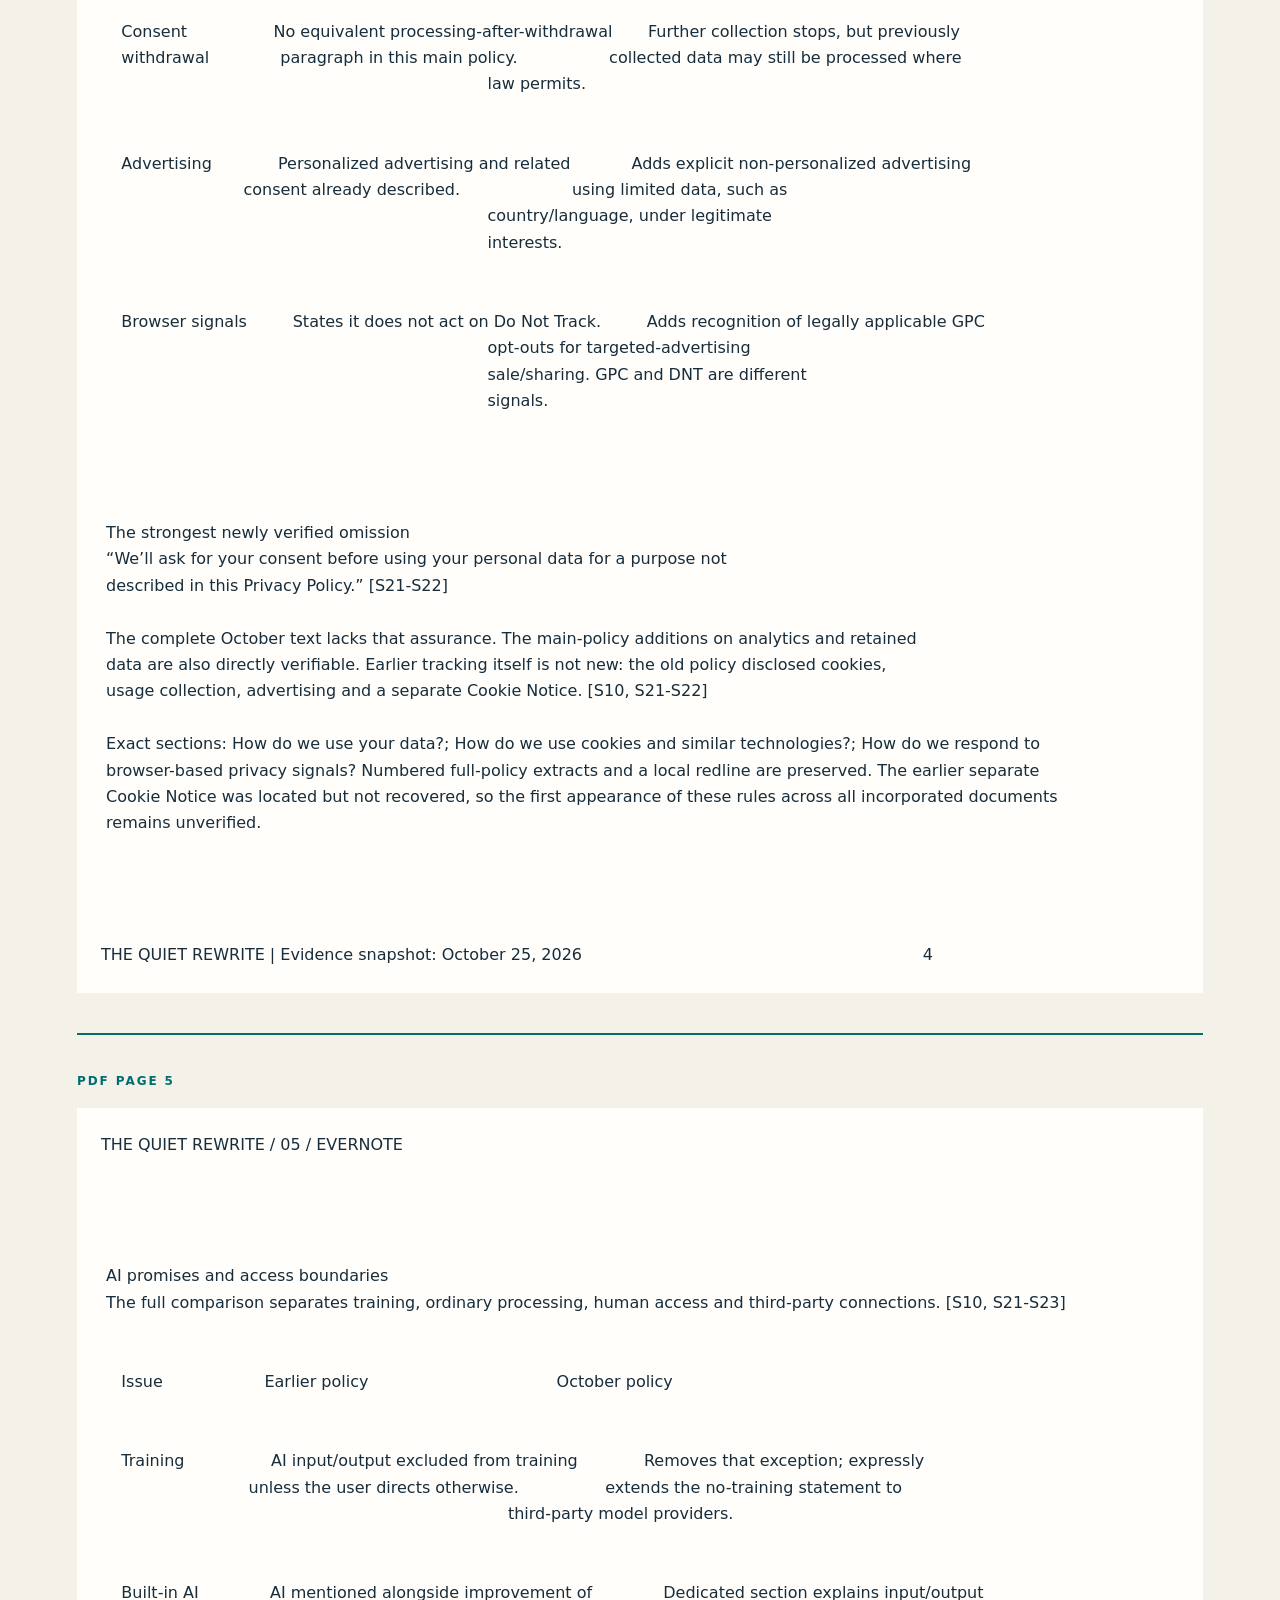
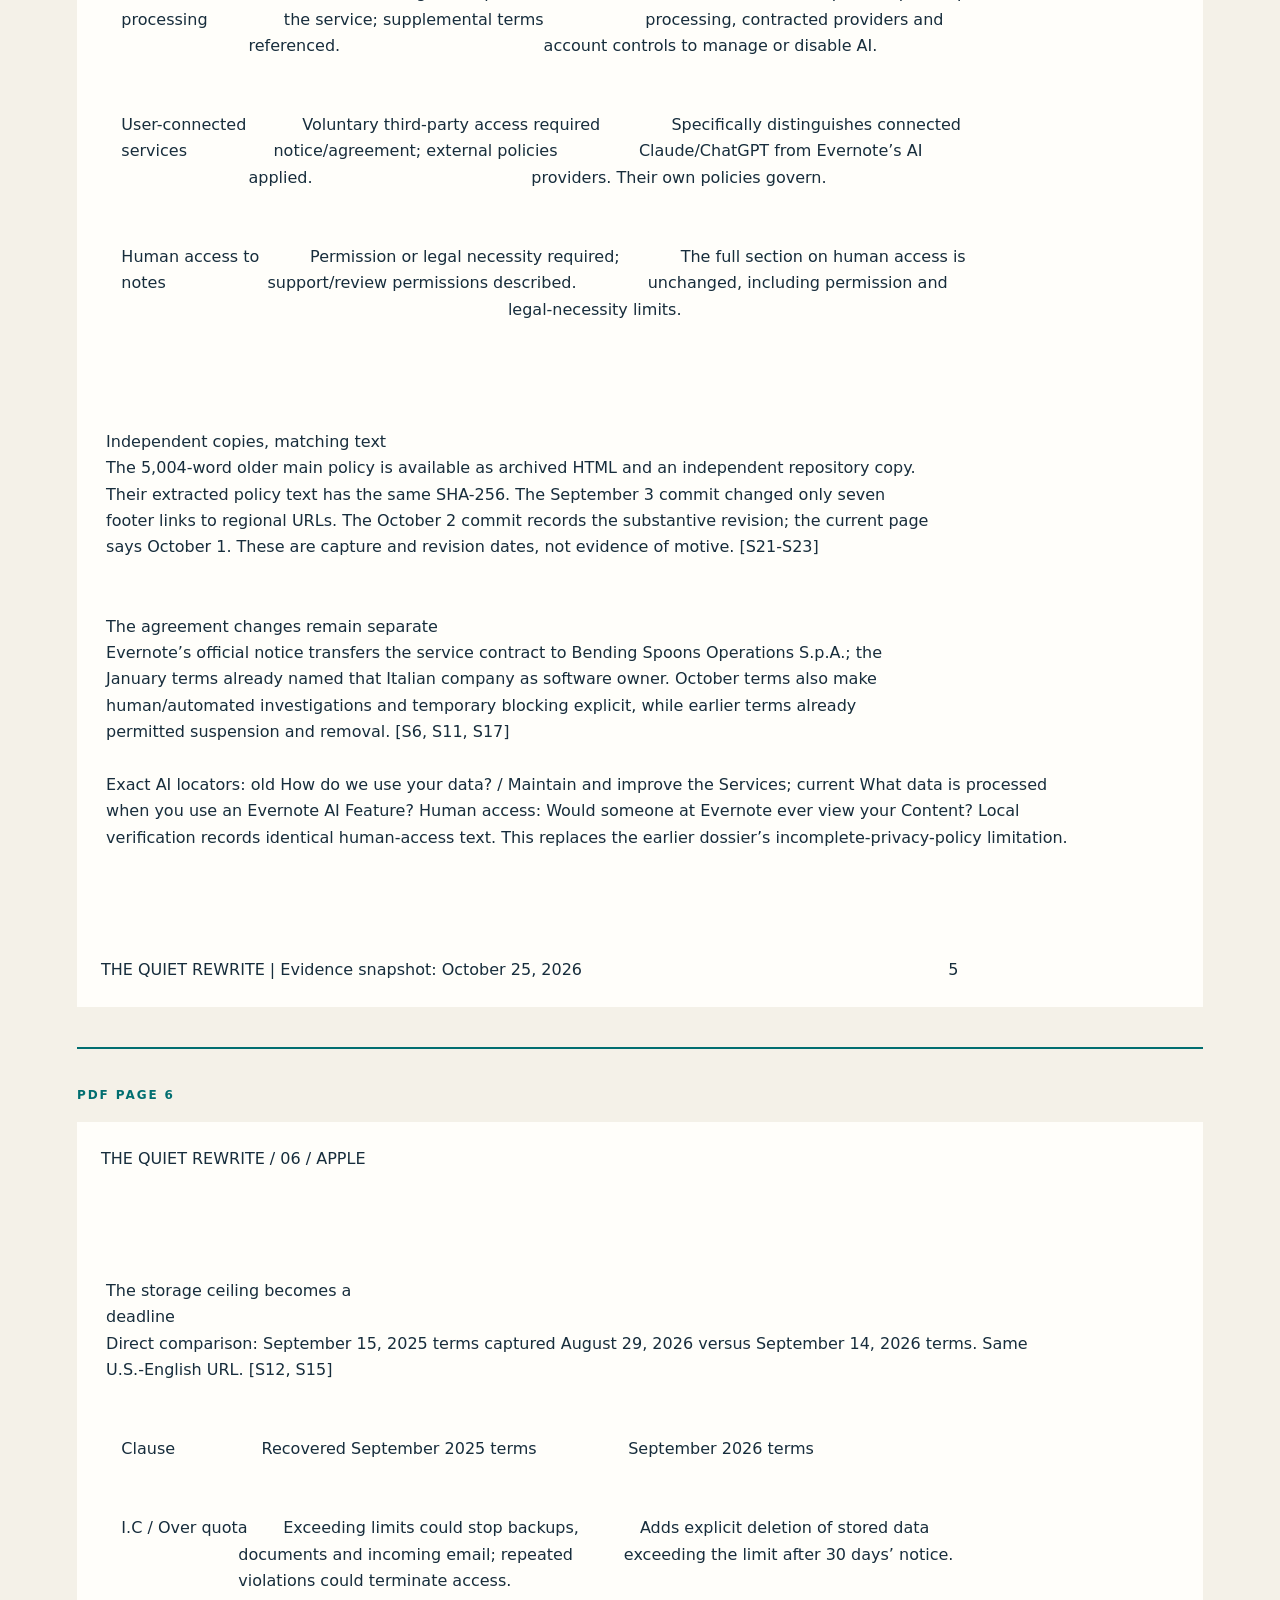
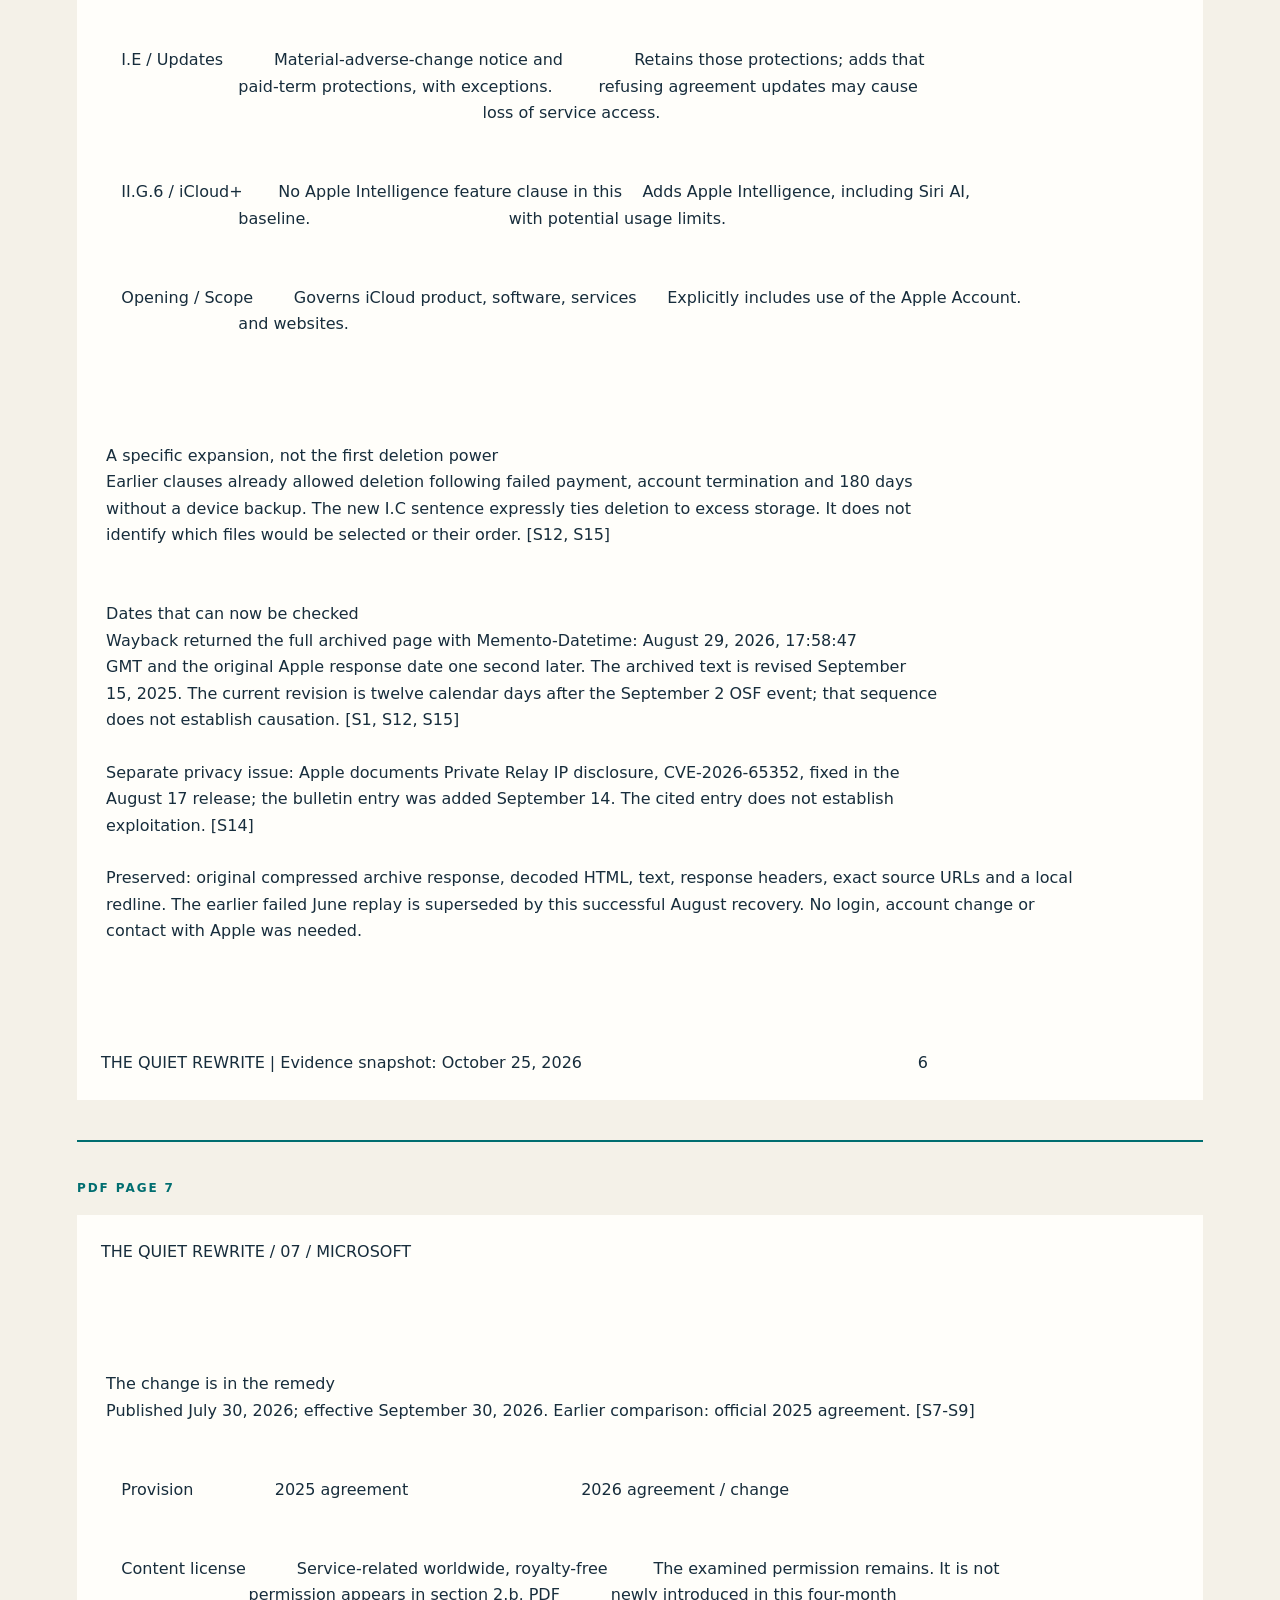
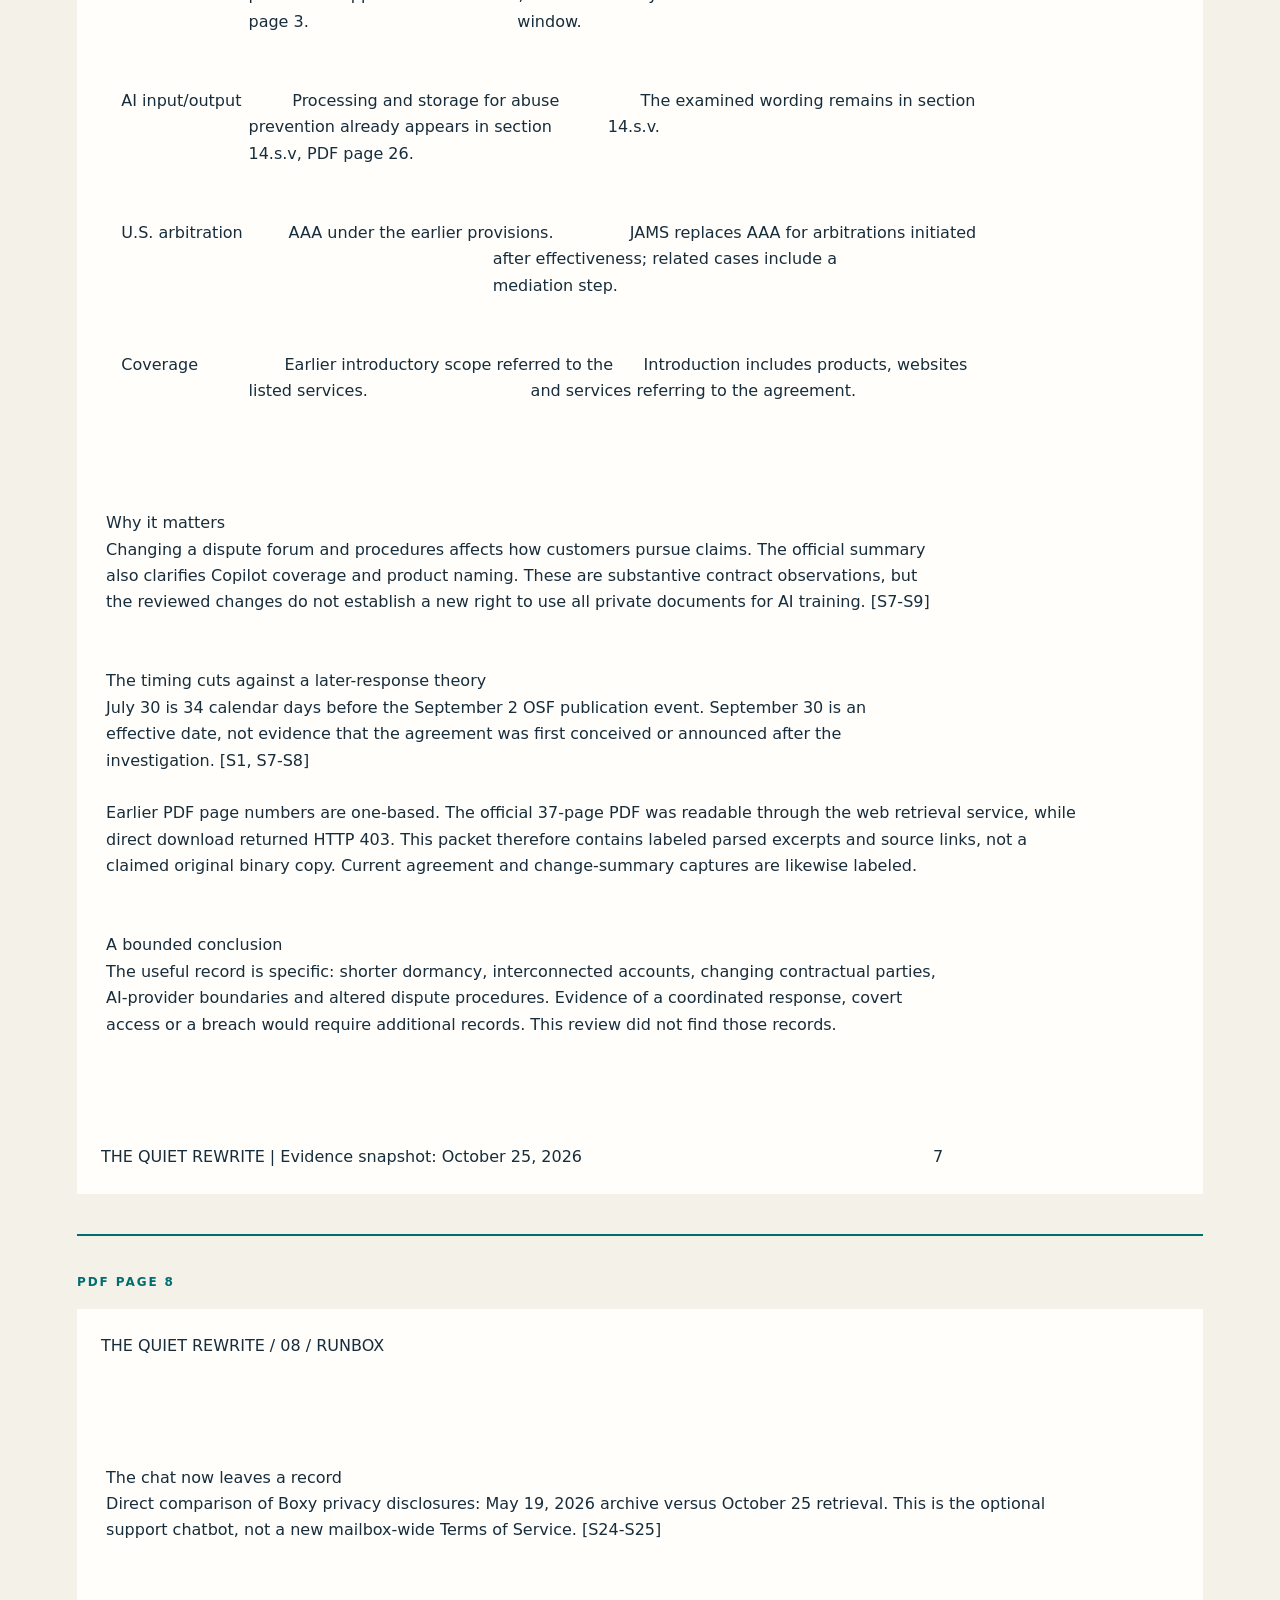
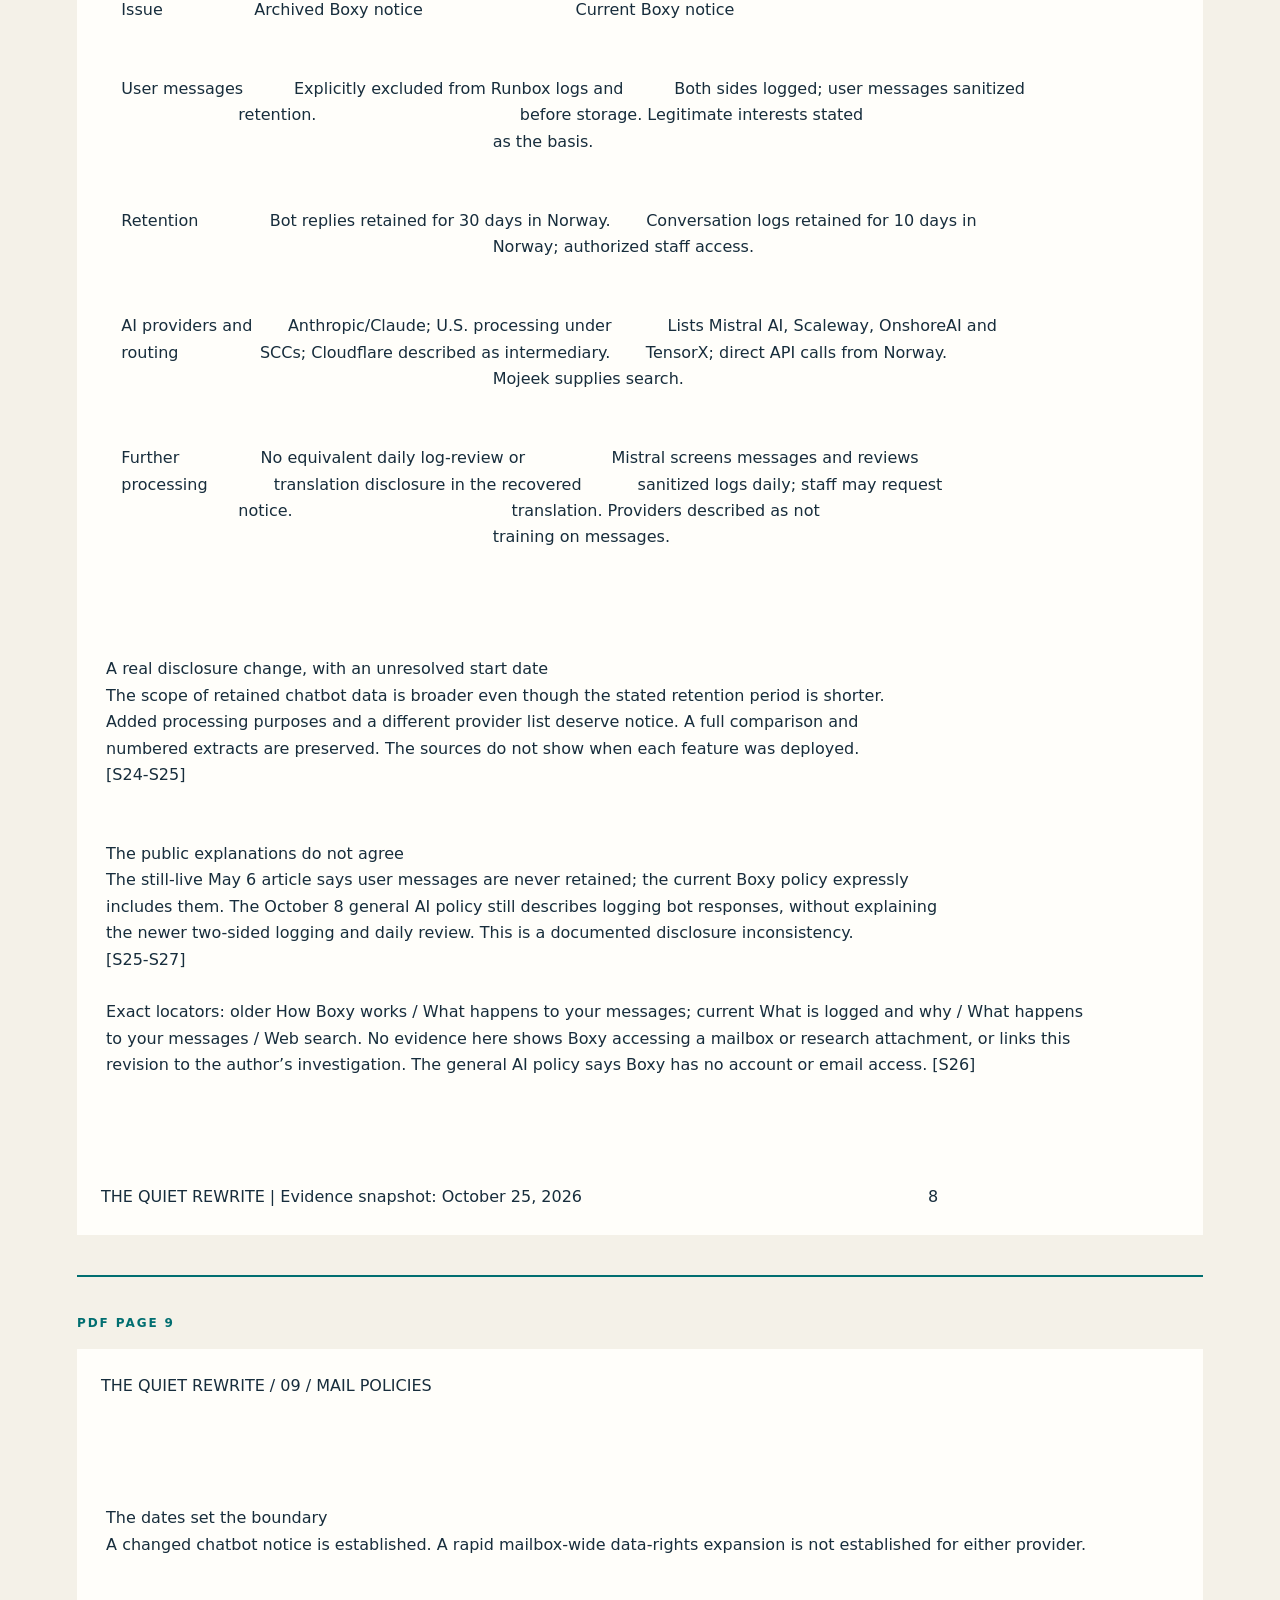
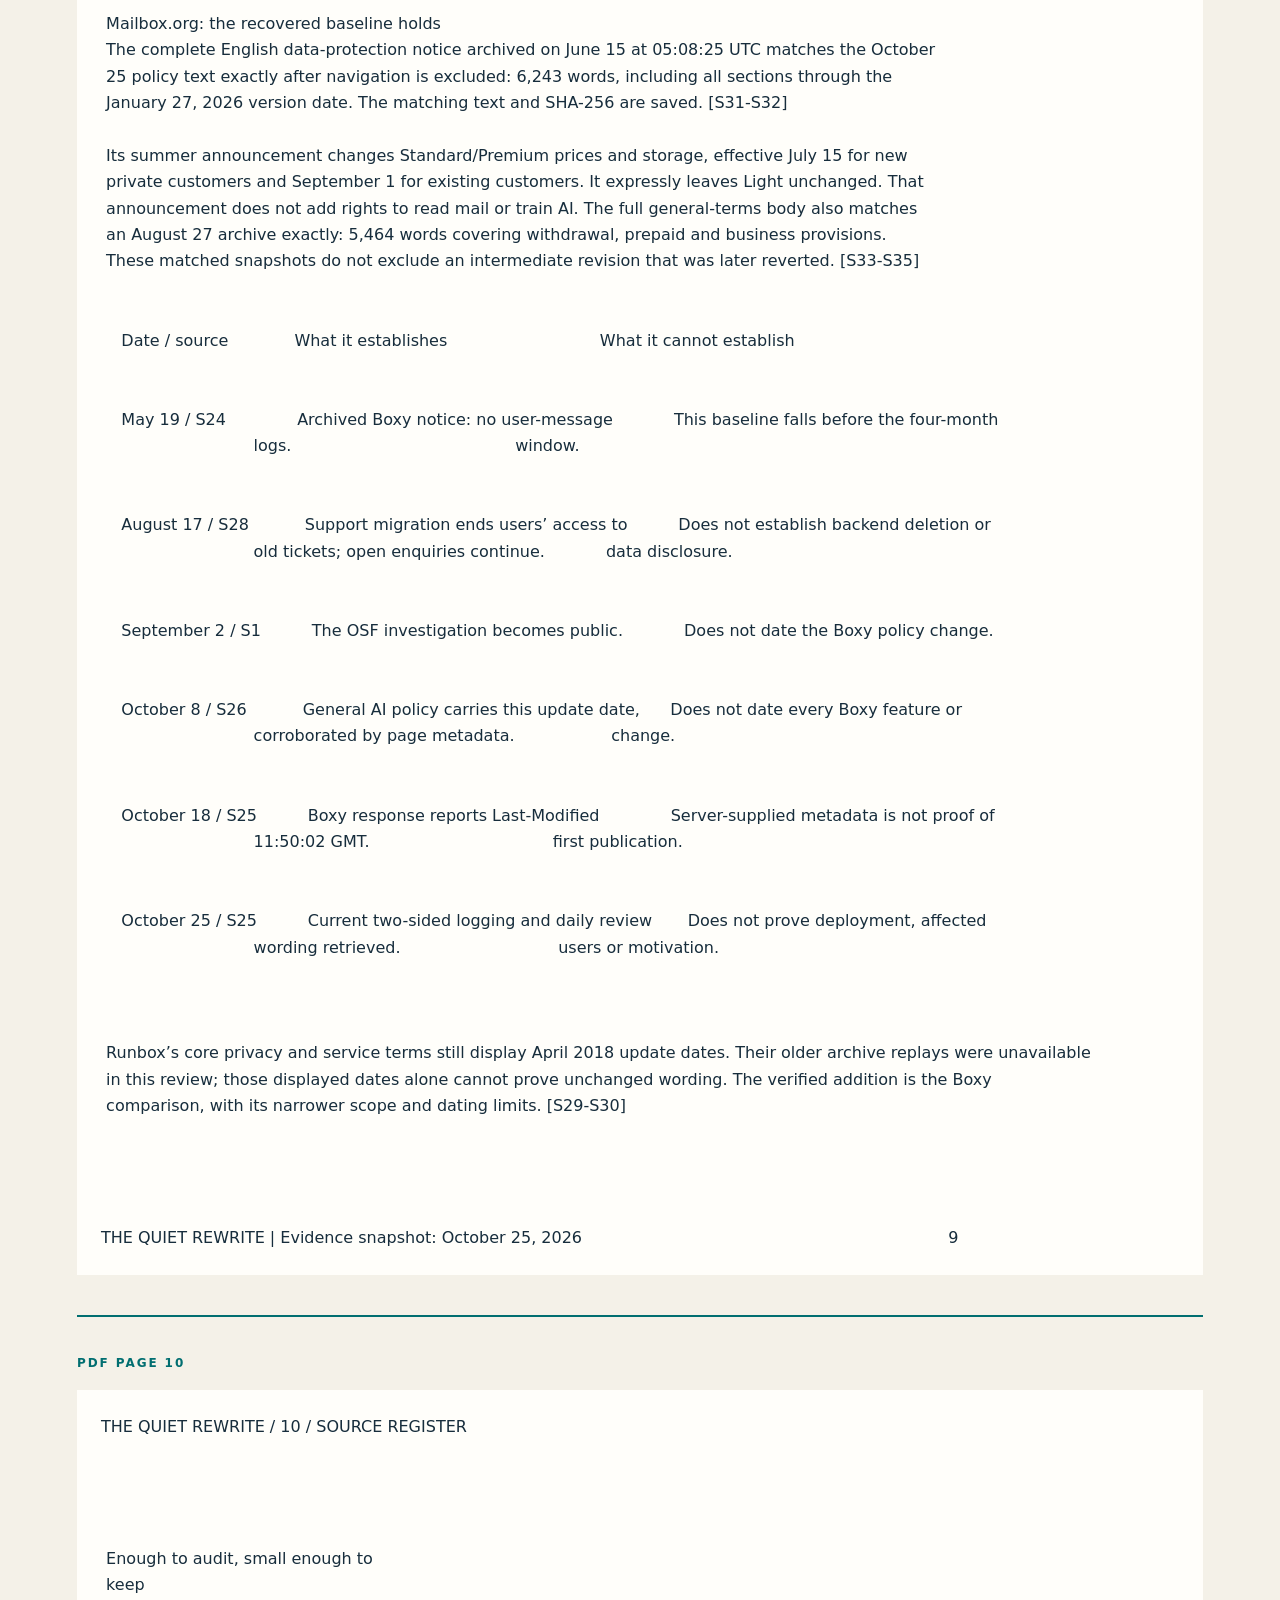
<file: report.html>
<!doctype html><html lang="en"><head><meta charset="utf-8"><meta name="viewport" content="width=device-width,initial-scale=1"><title>The Quiet Rewrite — complete dossier | The Quiet Rewrite</title><meta name="description" content="Read the complete 11-page dossier in accessible HTML or download its byte-identical original PDF."><meta name="robots" content="index,follow,max-image-preview:large"><link rel="canonical" href="https://dustinsprenger.github.io/the-quiet-rewrite/report.html"><meta property="og:title" content="The Quiet Rewrite — complete dossier"><meta property="og:description" content="Read the complete 11-page dossier in accessible HTML or download its byte-identical original PDF."><meta property="og:type" content="article"><meta property="og:url" content="https://dustinsprenger.github.io/the-quiet-rewrite/report.html"><meta property="og:image" content="https://dustinsprenger.github.io/the-quiet-rewrite/cover.png"><meta name="twitter:card" content="summary_large_image"><link rel="stylesheet" href="style.css"><script type="application/ld+json">{"@context": "https://schema.org", "@type": "Report", "name": "The Quiet Rewrite \u2014 complete dossier", "url": "https://dustinsprenger.github.io/the-quiet-rewrite/report.html", "description": "Read the complete 11-page dossier in accessible HTML or download its byte-identical original PDF.", "author": {"@type": "Person", "name": "Dustin Sprenger"}, "datePublished": "2026-10-28", "inLanguage": "en", "isAccessibleForFree": true, "associatedMedia": {"@type": "MediaObject", "contentUrl": "https://dustinsprenger.github.io/the-quiet-rewrite/dossier.pdf", "encodingFormat": "application/pdf"}}</script></head><body><a class="skip" href="#main">Skip to content</a><header><div class="bar"><a class="brand" href="./">The Quiet Rewrite<span aria-hidden="true">.</span></a><nav aria-label="Main navigation"><a href="index.html">Overview</a><a href="report.html" aria-current="page">Read the dossier</a><a href="dropbox.html">Government access</a><a href="sources.html">Sources</a><a href="methodology.html">Method</a></nav></div></header><main id="main"><p class="eyebrow">Original dossier · prepared 25 October 2026</p><h1>The Quiet Rewrite</h1><p class="lead">Four Months of Terms, Data and Consent</p><p>This HTML transcription is extracted from the preserved PDF. The PDF controls page layout and is unchanged. The October 28 Dropbox correspondence and government-clause comparison are a <a href="dropbox.html">separate publication supplement</a>.</p><div class="actions"><a class="button" href="dossier.pdf">Original PDF · 11 pages</a><a class="button alt" href="dossier-text.txt">Plain-text transcription</a></div><div class="toc"><a href="#page-1">Page 1</a><a href="#page-2">Page 2</a><a href="#page-3">Page 3</a><a href="#page-4">Page 4</a><a href="#page-5">Page 5</a><a href="#page-6">Page 6</a><a href="#page-7">Page 7</a><a href="#page-8">Page 8</a><a href="#page-9">Page 9</a><a href="#page-10">Page 10</a><a href="#page-11">Page 11</a></div><section class="page" id="page-1"><p class="eyebrow">PDF page 1</p><pre>THE QUIET REWRITE / 01 / FINDINGS




 The Quiet Rewrite
 Four months of terms, data and consent | Apple, Dropbox, Evernote, Microsoft; Runbox and mailbox.org follow-up
 Review window: June 25-October 25, 2026 | Prepared October 25, 2026

 A cloud account can keep the same name while the bargain beneath it changes. This compact record
 follows changes in who may process information, who may interrupt access, and how users can
 challenge a decision.

 Finding: There are material changes worth examining, but the dates do not support a four-company
 response to Fifty Milliseconds Before Consent. Its OSF project became public on September 2. Two
 reviewed revisions were announced earlier. [S1-S3, S7]


    Company            What deserves attention                                         Relation to September 2


    Dropbox            Shorter free-account inactivity period; linked-account          Posted September 1: before.
                       consequences; new age signals and admin visibility.             Effective January 1, 2027.


    Evernote           Removed general consent assurance; explicit analytics           October 1 update: after.
                       and advertising rules; stronger AI no-training promise.         December 1 for existing users.


    Apple              Recovered baseline confirms added over-quota deletion           September 14 revision: after.
                       clause and refusal-of-update access warning.                    Compared with August 29
                                                                                       archive.


    Microsoft          Changed U.S. arbitration provider and related-case              Published July 30: before.
                       process. Examined content/AI permissions already                Effective September 30.
                       existed.



 Mail-service follow-up: Runbox’s archived Boxy notice excludes user-message logging; today’s notice includes it and AI
 review. The change date is unresolved. Mailbox.org’s main privacy notice matches its June archive. See pages 8-9.
 [S24-S25, S31-S32]


 What the evidence supports
 The strongest retention changes are Dropbox’s halved inactivity interval and Apple’s new over-quota
 deletion clause. Evernote removes a general new-purpose consent assurance, adds tracking rules, and
 strengthens the AI no-training promise. These are contract and privacy-policy changes; the sources do
 not establish unauthorized disclosure or a response to the investigation. [S2-S8, S10-S17, S19,
 S21-S23]

 Evidence grades throughout: direct comparison; provider-described change; current wording with unverified novelty. No
 emails were sent and no accounts or policies were changed.




THE QUIET REWRITE | Evidence snapshot: October 25, 2026                                                                   1</pre></section><section class="page" id="page-2"><p class="eyebrow">PDF page 2</p><pre>THE QUIET REWRITE / 02 / CHRONOLOGY




 Put publication before inference
 Announcement, revision, effective date and archive capture are different events.


    Date                   Documented event                                                        Timing


    February 11            Evernote January terms captured; full tracker text recovered and        Earlier comparison
                           its published hash reproduced. [S17, S20]


    July 30                Microsoft publishes the new Services Agreement. [S7-S9]                 34 calendar days
                                                                                                   before


    June 24 / August       Complete Evernote January policy captured / Apple September             Before
    29                     2025 terms archived. [S15, S21]


    September 1            Dropbox posts upcoming terms and privacy policy. [S3, S5]               1 day before


    September 2            OSF project 69hga is made public. [S1]                                  Comparison anchor


    September 3 /          Evernote mirror changes only footer URLs, not policy text / Apple       1 / 12 days after
    14                     dates iCloud revision. [S12, S22]


    September 30           Microsoft’s July agreement takes effect. [S7]                           Effective date only


    October 1 / 2          Evernote dates revised policy / Open Terms Archive records              29 / 30 days after
                           substantive changes at 00:37:52 UTC. [S10, S23]


    December 1 /           Evernote existing-user transition / Dropbox effective date. [S3, S6]    Future at review
    January 1                                                                                      date




 The publication anchor is an event, not a filename
 The live OSF log identifies action made_public, project 69hga, event
 6a97cebe7b4afb6618d61304, and timestamp 2026-09-02T07:22:38.889947 (API string as
 returned). The October 21 backup agrees. Registration c8fb6 records September 2 at
 07:58:01.244169. The project-public event is the anchor used here. [S1]

 Calendar-day offsets use date labels, not purported exact intervals between publication times. A matching date sequence
 cannot identify awareness, motive, coordination or the date a policy was drafted.




THE QUIET REWRITE | Evidence snapshot: October 25, 2026                                                                    2</pre></section><section class="page" id="page-3"><p class="eyebrow">PDF page 3</p><pre>THE QUIET REWRITE / 03 / DROPBOX




 Access can fail across accounts
 Direct comparison: January 7, 2025 terms versus September 1, 2026 posting, effective January 1, 2027. Privacy baseline:
 May 30, 2025. [S2-S5]


    Issue                     Earlier wording / rule                         Upcoming wording / rule


    Free-account              12 consecutive months without access.          6 consecutive months: half the interval.
    inactivity                                                               Notice and an opportunity to
                                                                             remedy/export remain.


    Age restriction           13 in the U.S.; 16 elsewhere, subject to       18; enforcement may use third-party
                              higher local requirements.                     information, including app-store age
                                                                             signals.


    Linked access             No equivalent linked-workspace                 Action against one account may affect
                              paragraph in the compared text.                other accounts sharing its email address.


    Admin visibility          Team-admin control and access were             Admins may see state changes in other
                              already disclosed.                             accounts using the same email address.




 Two small phrases, substantial consequences
 Earlier: “12 consecutive months.” Upcoming: “6 consecutive months.” [S2-S3]

 These are concrete account-retention and access risks for dormant research collections. The added
 privacy sentence also makes cross-account status visibility explicit. It does not say admins can read
 every unrelated account’s files. [S3, S5]


 What did not become new
 The feature-related permission to scan stored content and involve affiliates or trusted third parties
 appears in both versions. AI and machine-learning references also exist in the earlier privacy policy.
 The current FAQ describes service improvement and some manual review, but this comparison does
 not date those practices to September. [S2-S5, S18]

 Exact locators: Terms / Termination; Your Responsibilities; Your Accounts; Dropbox Teams. Privacy / With Whom / Team
 Admins. Raw before/after snapshots and normalized differences are included. The posting predates the OSF publication
 anchor.




THE QUIET REWRITE | Evidence snapshot: October 25, 2026                                                                    3</pre></section><section class="page" id="page-4"><p class="eyebrow">PDF page 4</p><pre>THE QUIET REWRITE / 04 / EVERNOTE




 Consent has a longer shadow
 Complete January policy recovered twice: June 24 Wayback capture and September 3 repository snapshot. Their extracted
 policy bodies match exactly. Compared with the October 1 policy. [S10, S21-S23]


    Issue                   Earlier policy                                  October policy


    Unspecified new         Express promise to request consent before       That sentence is absent. This removes an
    purposes                using data for a purpose absent from the        explicit assurance; it does not establish
                            policy.                                         that an undisclosed use occurred.


    First-party             Main policy refers readers to a separate        Expressly treats some first-party analytics
    analytics               Cookie Notice; no equivalent                    as technical trackers without consent
                            analytics-exemption sentence.                   where lawful; contact-based opt-out
                                                                            remains.


    Consent                 No equivalent processing-after-withdrawal       Further collection stops, but previously
    withdrawal              paragraph in this main policy.                  collected data may still be processed where
                                                                            law permits.


    Advertising             Personalized advertising and related            Adds explicit non-personalized advertising
                            consent already described.                      using limited data, such as
                                                                            country/language, under legitimate
                                                                            interests.


    Browser signals         States it does not act on Do Not Track.         Adds recognition of legally applicable GPC
                                                                            opt-outs for targeted-advertising
                                                                            sale/sharing. GPC and DNT are different
                                                                            signals.




 The strongest newly verified omission
 “We’ll ask for your consent before using your personal data for a purpose not
 described in this Privacy Policy.” [S21-S22]

 The complete October text lacks that assurance. The main-policy additions on analytics and retained
 data are also directly verifiable. Earlier tracking itself is not new: the old policy disclosed cookies,
 usage collection, advertising and a separate Cookie Notice. [S10, S21-S22]

 Exact sections: How do we use your data?; How do we use cookies and similar technologies?; How do we respond to
 browser-based privacy signals? Numbered full-policy extracts and a local redline are preserved. The earlier separate
 Cookie Notice was located but not recovered, so the first appearance of these rules across all incorporated documents
 remains unverified.




THE QUIET REWRITE | Evidence snapshot: October 25, 2026                                                                   4</pre></section><section class="page" id="page-5"><p class="eyebrow">PDF page 5</p><pre>THE QUIET REWRITE / 05 / EVERNOTE




 AI promises and access boundaries
 The full comparison separates training, ordinary processing, human access and third-party connections. [S10, S21-S23]


    Issue                    Earlier policy                                     October policy


    Training                 AI input/output excluded from training             Removes that exception; expressly
                             unless the user directs otherwise.                 extends the no-training statement to
                                                                                third-party model providers.


    Built-in AI              AI mentioned alongside improvement of              Dedicated section explains input/output
    processing               the service; supplemental terms                    processing, contracted providers and
                             referenced.                                        account controls to manage or disable AI.


    User-connected           Voluntary third-party access required              Specifically distinguishes connected
    services                 notice/agreement; external policies                Claude/ChatGPT from Evernote’s AI
                             applied.                                           providers. Their own policies govern.


    Human access to          Permission or legal necessity required;            The full section on human access is
    notes                    support/review permissions described.              unchanged, including permission and
                                                                                legal-necessity limits.




 Independent copies, matching text
 The 5,004-word older main policy is available as archived HTML and an independent repository copy.
 Their extracted policy text has the same SHA-256. The September 3 commit changed only seven
 footer links to regional URLs. The October 2 commit records the substantive revision; the current page
 says October 1. These are capture and revision dates, not evidence of motive. [S21-S23]


 The agreement changes remain separate
 Evernote’s official notice transfers the service contract to Bending Spoons Operations S.p.A.; the
 January terms already named that Italian company as software owner. October terms also make
 human/automated investigations and temporary blocking explicit, while earlier terms already
 permitted suspension and removal. [S6, S11, S17]

 Exact AI locators: old How do we use your data? / Maintain and improve the Services; current What data is processed
 when you use an Evernote AI Feature? Human access: Would someone at Evernote ever view your Content? Local
 verification records identical human-access text. This replaces the earlier dossier’s incomplete-privacy-policy limitation.




THE QUIET REWRITE | Evidence snapshot: October 25, 2026                                                                        5</pre></section><section class="page" id="page-6"><p class="eyebrow">PDF page 6</p><pre>THE QUIET REWRITE / 06 / APPLE




 The storage ceiling becomes a
 deadline
 Direct comparison: September 15, 2025 terms captured August 29, 2026 versus September 14, 2026 terms. Same
 U.S.-English URL. [S12, S15]


    Clause                 Recovered September 2025 terms                  September 2026 terms


    I.C / Over quota       Exceeding limits could stop backups,            Adds explicit deletion of stored data
                           documents and incoming email; repeated          exceeding the limit after 30 days’ notice.
                           violations could terminate access.


    I.E / Updates          Material-adverse-change notice and              Retains those protections; adds that
                           paid-term protections, with exceptions.         refusing agreement updates may cause
                                                                           loss of service access.


    II.G.6 / iCloud+       No Apple Intelligence feature clause in this    Adds Apple Intelligence, including Siri AI,
                           baseline.                                       with potential usage limits.


    Opening / Scope        Governs iCloud product, software, services      Explicitly includes use of the Apple Account.
                           and websites.




 A specific expansion, not the first deletion power
 Earlier clauses already allowed deletion following failed payment, account termination and 180 days
 without a device backup. The new I.C sentence expressly ties deletion to excess storage. It does not
 identify which files would be selected or their order. [S12, S15]


 Dates that can now be checked
 Wayback returned the full archived page with Memento-Datetime: August 29, 2026, 17:58:47
 GMT and the original Apple response date one second later. The archived text is revised September
 15, 2025. The current revision is twelve calendar days after the September 2 OSF event; that sequence
 does not establish causation. [S1, S12, S15]

 Separate privacy issue: Apple documents Private Relay IP disclosure, CVE-2026-65352, fixed in the
 August 17 release; the bulletin entry was added September 14. The cited entry does not establish
 exploitation. [S14]

 Preserved: original compressed archive response, decoded HTML, text, response headers, exact source URLs and a local
 redline. The earlier failed June replay is superseded by this successful August recovery. No login, account change or
 contact with Apple was needed.




THE QUIET REWRITE | Evidence snapshot: October 25, 2026                                                                  6</pre></section><section class="page" id="page-7"><p class="eyebrow">PDF page 7</p><pre>THE QUIET REWRITE / 07 / MICROSOFT




 The change is in the remedy
 Published July 30, 2026; effective September 30, 2026. Earlier comparison: official 2025 agreement. [S7-S9]


    Provision                2025 agreement                                  2026 agreement / change


    Content license          Service-related worldwide, royalty-free         The examined permission remains. It is not
                             permission appears in section 2.b, PDF          newly introduced in this four-month
                             page 3.                                         window.


    AI input/output          Processing and storage for abuse                The examined wording remains in section
                             prevention already appears in section           14.s.v.
                             14.s.v, PDF page 26.


    U.S. arbitration         AAA under the earlier provisions.               JAMS replaces AAA for arbitrations initiated
                                                                             after effectiveness; related cases include a
                                                                             mediation step.


    Coverage                 Earlier introductory scope referred to the      Introduction includes products, websites
                             listed services.                                and services referring to the agreement.




 Why it matters
 Changing a dispute forum and procedures affects how customers pursue claims. The official summary
 also clarifies Copilot coverage and product naming. These are substantive contract observations, but
 the reviewed changes do not establish a new right to use all private documents for AI training. [S7-S9]


 The timing cuts against a later-response theory
 July 30 is 34 calendar days before the September 2 OSF publication event. September 30 is an
 effective date, not evidence that the agreement was first conceived or announced after the
 investigation. [S1, S7-S8]

 Earlier PDF page numbers are one-based. The official 37-page PDF was readable through the web retrieval service, while
 direct download returned HTTP 403. This packet therefore contains labeled parsed excerpts and source links, not a
 claimed original binary copy. Current agreement and change-summary captures are likewise labeled.


 A bounded conclusion
 The useful record is specific: shorter dormancy, interconnected accounts, changing contractual parties,
 AI-provider boundaries and altered dispute procedures. Evidence of a coordinated response, covert
 access or a breach would require additional records. This review did not find those records.




THE QUIET REWRITE | Evidence snapshot: October 25, 2026                                                                     7</pre></section><section class="page" id="page-8"><p class="eyebrow">PDF page 8</p><pre>THE QUIET REWRITE / 08 / RUNBOX




 The chat now leaves a record
 Direct comparison of Boxy privacy disclosures: May 19, 2026 archive versus October 25 retrieval. This is the optional
 support chatbot, not a new mailbox-wide Terms of Service. [S24-S25]


    Issue                  Archived Boxy notice                              Current Boxy notice


    User messages          Explicitly excluded from Runbox logs and          Both sides logged; user messages sanitized
                           retention.                                        before storage. Legitimate interests stated
                                                                             as the basis.


    Retention              Bot replies retained for 30 days in Norway.       Conversation logs retained for 10 days in
                                                                             Norway; authorized staff access.


    AI providers and       Anthropic/Claude; U.S. processing under           Lists Mistral AI, Scaleway, OnshoreAI and
    routing                SCCs; Cloudflare described as intermediary.       TensorX; direct API calls from Norway.
                                                                             Mojeek supplies search.


    Further                No equivalent daily log-review or                 Mistral screens messages and reviews
    processing             translation disclosure in the recovered           sanitized logs daily; staff may request
                           notice.                                           translation. Providers described as not
                                                                             training on messages.




 A real disclosure change, with an unresolved start date
 The scope of retained chatbot data is broader even though the stated retention period is shorter.
 Added processing purposes and a different provider list deserve notice. A full comparison and
 numbered extracts are preserved. The sources do not show when each feature was deployed.
 [S24-S25]


 The public explanations do not agree
 The still-live May 6 article says user messages are never retained; the current Boxy policy expressly
 includes them. The October 8 general AI policy still describes logging bot responses, without explaining
 the newer two-sided logging and daily review. This is a documented disclosure inconsistency.
 [S25-S27]

 Exact locators: older How Boxy works / What happens to your messages; current What is logged and why / What happens
 to your messages / Web search. No evidence here shows Boxy accessing a mailbox or research attachment, or links this
 revision to the author’s investigation. The general AI policy says Boxy has no account or email access. [S26]




THE QUIET REWRITE | Evidence snapshot: October 25, 2026                                                                    8</pre></section><section class="page" id="page-9"><p class="eyebrow">PDF page 9</p><pre>THE QUIET REWRITE / 09 / MAIL POLICIES




 The dates set the boundary
 A changed chatbot notice is established. A rapid mailbox-wide data-rights expansion is not established for either provider.


 Mailbox.org: the recovered baseline holds
 The complete English data-protection notice archived on June 15 at 05:08:25 UTC matches the October
 25 policy text exactly after navigation is excluded: 6,243 words, including all sections through the
 January 27, 2026 version date. The matching text and SHA-256 are saved. [S31-S32]

 Its summer announcement changes Standard/Premium prices and storage, effective July 15 for new
 private customers and September 1 for existing customers. It expressly leaves Light unchanged. That
 announcement does not add rights to read mail or train AI. The full general-terms body also matches
 an August 27 archive exactly: 5,464 words covering withdrawal, prepaid and business provisions.
 These matched snapshots do not exclude an intermediate revision that was later reverted. [S33-S35]


    Date / source             What it establishes                              What it cannot establish


    May 19 / S24              Archived Boxy notice: no user-message            This baseline falls before the four-month
                              logs.                                            window.


    August 17 / S28           Support migration ends users’ access to          Does not establish backend deletion or
                              old tickets; open enquiries continue.            data disclosure.


    September 2 / S1          The OSF investigation becomes public.            Does not date the Boxy policy change.


    October 8 / S26           General AI policy carries this update date,      Does not date every Boxy feature or
                              corroborated by page metadata.                   change.


    October 18 / S25          Boxy response reports Last-Modified              Server-supplied metadata is not proof of
                              11:50:02 GMT.                                    first publication.


    October 25 / S25          Current two-sided logging and daily review       Does not prove deployment, affected
                              wording retrieved.                               users or motivation.



 Runbox’s core privacy and service terms still display April 2018 update dates. Their older archive replays were unavailable
 in this review; those displayed dates alone cannot prove unchanged wording. The verified addition is the Boxy
 comparison, with its narrower scope and dating limits. [S29-S30]




THE QUIET REWRITE | Evidence snapshot: October 25, 2026                                                                        9</pre></section><section class="page" id="page-10"><p class="eyebrow">PDF page 10</p><pre>THE QUIET REWRITE / 10 / SOURCE REGISTER




 Enough to audit, small enough to
 keep
 Every source below is linked. Receipts and SHA-256 checksums identify the local copies; hashes establish local integrity,
 not the truth of a policy’s assertions.

 S1 OSF made-public log; 69hga / Sept 2

 S2 Dropbox terms / Jan 7, 2025

 S3 Dropbox upcoming terms / Sept 1, 2026

 S4 Dropbox privacy / May 30, 2025

 S5 Dropbox upcoming privacy / Sept 1, 2026

 S6 Evernote transition notice / Oct 1, 2026

 S7 Microsoft agreement / July 30, 2026

 S8 Microsoft official change summary / 2026

 S9 Microsoft prior agreement / 2025, pp. 3, 26

 S10 Evernote privacy / Oct 1, 2026

 S11 Evernote terms / Oct 1, 2026

 S12 Apple iCloud terms / Sept 14, 2026

 S13 Apple Siri AI launch / Sept 14, 2026

 S14 Apple Tahoe 26.6.2 security bulletin / WebKit

 S15 Apple Sept 2025 terms / archived Aug 29, 2026

 S16 Evernote privacy excerpt / captured Aug 13, 2026

 S17 Evernote Jan 2026 full terms / tracker version 1558

 S18 Dropbox privacy FAQ / current context, undated here

 S19 Evernote privacy redline / Aug 13-Oct 5 captures

 S20 Evernote Feb 11 Wayback / parsed corroboration

 S21 Evernote complete January policy / June 24 archive

 S22 Evernote complete policy / September 3 mirror

 S23 Evernote policy changes / October 2 commit




THE QUIET REWRITE | Evidence snapshot: October 25, 2026                                                                      10</pre></section><section class="page" id="page-11"><p class="eyebrow">PDF page 11</p><pre>THE QUIET REWRITE / 11 / MAIL SOURCES




 The mail-policy record
 Historical and current notices, provider announcements and the limits of each comparison.

 S24 Boxy older privacy notice / archived May 19, 2026

 S25 Boxy privacy notice / retrieved October 25, 2026

 S26 Runbox general AI policy / October 8, 2026

 S27 Runbox Boxy article / May 6, still live October 25

 S28 Runbox support migration / August 17, 2026

 S29 Runbox core privacy policy / dated April 25, 2018

 S30 Runbox service terms / dated April 24, 2018

 S31 Mailbox.org privacy / archived June 15, 2026

 S32 Mailbox.org privacy / retrieved October 25, 2026

 S33 Mailbox.org general terms / current, matching August archive

 S34 Mailbox.org price/storage announcement / July 15, 2026

 S35 Mailbox.org full general terms / August 27 archive


 Preservation and limits
 Sources contains compressed original HTTP bodies where retrieved, readable text extracts, response receipts and parsed
 web captures where direct downloads failed. SOURCE_INDEX.json maps the numbered references to files and URLs.
 SHA256SUMS.txt covers every deliverable except itself. SNAPSHOTS.html provides short before/after cards without
 opening raw captures.

 Recovery update: Apple’s earlier terms and Evernote’s earlier main privacy policy are complete. S21-S23 supersede the
 partial privacy recovery in S16/S19. The older separate Cookie Notice remains unavailable; newly explicit main-policy
 wording does not date the start of actual tracking. No comprehensive breach-history finding is claimed.




THE QUIET REWRITE | Evidence snapshot: October 25, 2026                                                                   11</pre></section></main><footer class="footer"><p>Dustin Sprenger × ABEL · AI-assisted research, authored and published under Dustin Sprenger’s responsibility. Sources preserved; uncertainty retained. No analytics, advertising scripts or external font requests are added by this site. Hosting is provided by GitHub.</p><div><a href="https://github.com/dustinsprenger/the-quiet-rewrite">GitHub repository</a><br><a href="SHA256SUMS.txt">Verify downloads</a></div></footer></body></html>
</file>
<file: style.css>
:root{--paper:#f4f1e8;--ink:#172d3c;--muted:#4f6370;--teal:#006e70;--line:#c6d0cc;--accent:#a44027;--white:#fffefa}*{box-sizing:border-box}body{margin:0;background:var(--paper);color:var(--ink);font:17px/1.65 system-ui,-apple-system,BlinkMacSystemFont,"Segoe UI",sans-serif}a{color:var(--teal);text-underline-offset:4px}a:hover{text-decoration-thickness:2px}a:focus-visible,summary:focus-visible{outline:3px solid var(--accent);outline-offset:5px}.skip{position:absolute;top:-100px}.skip:focus{top:0;background:white;z-index:10}header{border-bottom:1px solid var(--line)}.bar{max-width:1190px;margin:auto;padding:23px 32px;display:flex;gap:24px;justify-content:space-between;align-items:center}.brand{font-weight:760;color:var(--ink);text-decoration:none;letter-spacing:-.04em;font-size:23px}nav{display:flex;flex-wrap:wrap;gap:20px;font-size:14px}nav a[aria-current=page]{color:var(--ink);font-weight:750;text-decoration-color:var(--accent)}main{max-width:1190px;margin:auto;padding:55px 32px 80px}.eyebrow{font-size:12px;text-transform:uppercase;letter-spacing:.16em;font-weight:750;color:var(--teal)}h1,h2,h3{line-height:1.13;letter-spacing:-.035em}h1{font-family:Georgia,serif;font-weight:500;font-size:clamp(44px,7.5vw,88px);margin:16px 0 26px;max-width:900px}h2{font:500 38px/1.15 Georgia,serif;margin-top:0}h3{font-size:23px;margin-top:0}.lead{font-size:22px;line-height:1.5;max-width:790px}.muted,small{color:var(--muted)}.hero{display:grid;grid-template-columns:1fr 260px;gap:45px;align-items:center}.art{width:100%;height:auto}.actions{display:flex;gap:12px;flex-wrap:wrap;margin:28px 0}.button{display:inline-block;background:var(--ink);color:white;padding:12px 20px;text-decoration:none;font-weight:650;font-size:15px}.button.alt{background:transparent;color:var(--ink);border:1px solid var(--ink)}.strap{display:flex;flex-wrap:wrap;gap:12px 36px;font-size:13px;border-top:1px solid var(--line);border-bottom:1px solid var(--line);padding:18px 0;margin:40px 0}.notice{border-left:4px solid var(--accent);padding:22px 26px;background:var(--white);margin:32px 0}.notice p{margin:8px 0}.grid{display:grid;grid-template-columns:1fr 1fr;gap:0 40px}.finding{padding:28px 0;border-top:1px solid var(--line)}.tag{font-size:12px;letter-spacing:.06em;text-transform:uppercase;color:var(--teal);font-weight:750}.finding p{margin:12px 0}.section{margin-top:66px}.split{display:grid;grid-template-columns:240px 1fr;gap:45px}.contents{padding:0;list-style:none}.contents li{margin:12px 0}table{border-collapse:collapse;width:100%;font-size:15px}th,td{text-align:left;vertical-align:top;border-bottom:1px solid var(--line);padding:15px 12px}th{font-size:12px;text-transform:uppercase;letter-spacing:.07em}.table-wrap{overflow-x:auto}pre{white-space:pre-wrap;overflow-wrap:anywhere;font:13px/1.7 ui-monospace,monospace;padding:20px;background:#e9eee9;border:1px solid var(--line);max-width:100%}.page{margin:40px 0;border-top:2px solid var(--teal);padding-top:25px}.page pre{font:16px/1.65 system-ui;background:var(--white);border:0;padding:24px}.source{border-top:1px solid var(--line);padding:25px 0;scroll-margin-top:20px}.source h2{font:650 22px/1.3 system-ui;letter-spacing:-.02em}.source p{margin:9px 0}details{margin:15px 0}summary{cursor:pointer;color:var(--teal);font-weight:650}.narrow{max-width:850px}blockquote{border-left:3px solid var(--teal);padding-left:24px;margin-left:0;font:22px/1.5 Georgia,serif}.footer{border-top:1px solid var(--line);max-width:1126px;margin:auto;padding:30px 0 48px;font-size:13px;display:flex;justify-content:space-between;gap:30px}.footer p{margin:0;max-width:680px}.toc{display:flex;flex-wrap:wrap;gap:10px}.toc a{border:1px solid var(--line);padding:5px 10px;text-decoration:none;font-size:14px}.cover{max-width:220px;border:1px solid var(--line)}code{overflow-wrap:anywhere}ul,ol{padding-left:24px}li{margin:8px 0}@media(max-width:760px){.bar{display:block;padding:20px}nav{margin-top:15px;gap:12px 18px}main{padding:35px 20px 55px}.hero,.grid,.split{grid-template-columns:1fr}.art{display:none}.lead{font-size:20px}h2{font-size:31px}.strap{margin:28px 0}.footer{margin:0 20px;display:block}.footer>div{margin-top:20px}.section{margin-top:45px}th,td{padding:12px 8px}}
</file>
